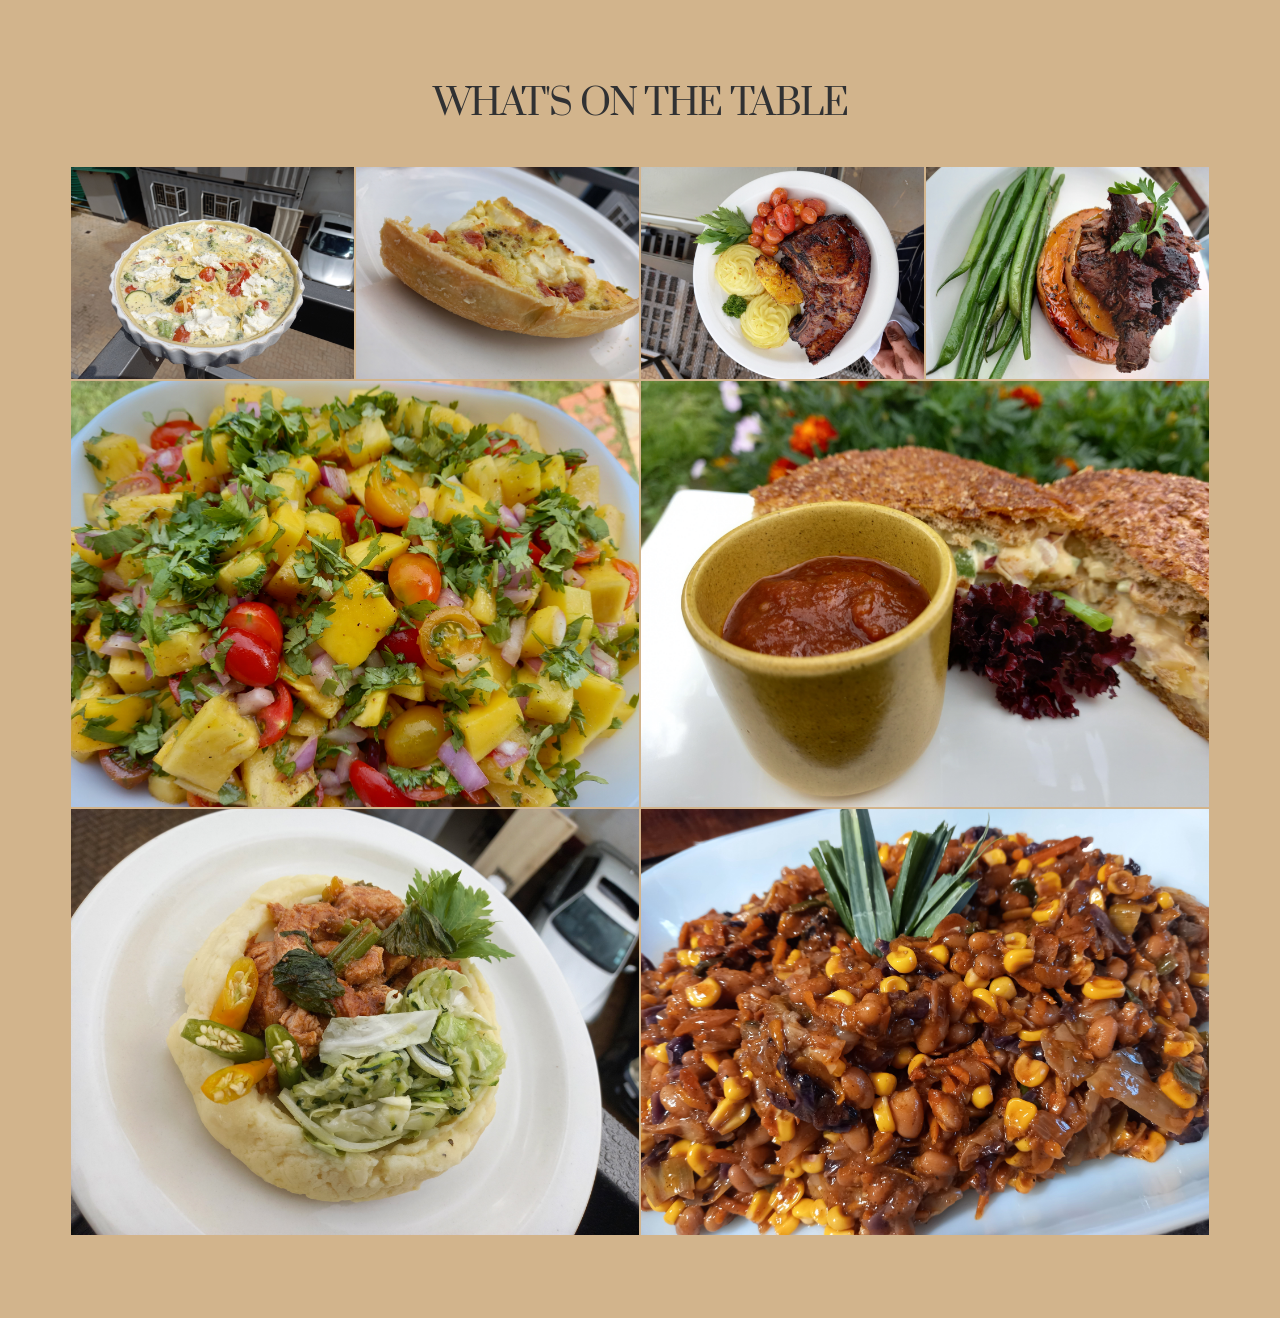
<file: images.html>
<!DOCTYPE html>
<html class="no-js" lang="en">
  <head>
    <meta charset="utf-8" />
    <meta name="viewport" content="width=device-width, initial-scale=1" />
    <meta name="description" content="Chef Rumbie Food Images" />
    <meta name="author" content="" />
    <title>images</title>
    <link rel="shortcut icon" href="./favicon.svg" type="image/svg+xml" />

    <link rel="stylesheet" href="css/elegant-font-icons.css" />

    <link rel="stylesheet" href="css/elegant-line-icons.css" />

    <link rel="stylesheet" href="css/themify-icons.css" />

    <link rel="stylesheet" href="css/barber-icons.css" />

    <link rel="stylesheet" href="css/bootstrap.min.css" />

    <link rel="stylesheet" href="css/animate.min.css" />

    <link rel="stylesheet" href="css/venobox/venobox.css" />

    <link rel="stylesheet" href="css/nice-select.css" />

    <link rel="stylesheet" href="css/owl.carousel.css" />

    <link rel="stylesheet" href="css/slicknav.min.css" />

    <link rel="stylesheet" href="css/main.css" />

    <link rel="stylesheet" href="css/responsive.css" />
    <script src="js/vendor/modernizr-2.8.3-respond-1.4.2.min.js"></script>
  </head>

  <body>
    <section id="gallery" class="gallery_section bg-grey bd-bottom padding">
      <div class="container">
        <ul class="gallery_filter mb-30">
          <li class="active" data-filter="*">
            <h2 color="white">What'S on the Table</h2>
          </li>
          <!--
          <li data-filter=".branding">Haircut</li>
          <li data-filter=".website">Face Masking</li>
          <li data-filter=".print">Shaving</li>
          <li data-filter=".photo">Meaty Mains</li>
          -->
        </ul>
        <ul class="portfolio_items row">
          <li class="col-lg-3 col-md-6 padding-15 single_item photo">
            <figure class="portfolio_item">
              <img src="assets/images/gallery/2.jpg" alt="Portfolio Item" />
              <figcaption class="overlay">
                <a href="assets/images/gallery/2.jpg" class="img_popup"></a>
              </figcaption>
            </figure>
          </li>
          <li class="col-lg-3 col-md-6 padding-15 single_item print branding">
            <figure class="portfolio_item">
              <img src="assets/images/gallery/3.jpg" alt="Portfolio Item" />
              <figcaption class="overlay">
                <a href="iassets/images/gallery/3.jpg" class="img_popup"></a>
              </figcaption>
            </figure>
          </li>
          <li class="col-lg-3 col-md-6 padding-15 single_item website photo">
            <figure class="portfolio_item">
              <img src="assets/images/gallery/4.jpg" alt="Portfolio Item" />
              <figcaption class="overlay">
                <a href="assets/images/gallery/4.jpg" class="img_popup"></a>
              </figcaption>
            </figure>
          </li>
          <li class="col-lg-3 col-md-6 padding-15 single_item print photo">
            <figure class="portfolio_item">
              <img src="assets/images/gallery/5.jpg" alt="Portfolio Item" />
              <figcaption class="overlay">
                <a href="assets/images/gallery/5.jpg" class="img_popup"></a>
              </figcaption>
            </figure>
          </li>
          <li class="col-lg-6 col-md-6 padding-15 single_item branding">
            <figure class="portfolio_item">
              <img src="assets/images/gallery/1.jpg" alt="Portfolio Item" />
              <figcaption class="overlay">
                <a href="assets/images/gallery/1.jpg" class="img_popup"></a>
              </figcaption>
            </figure>
          </li>
          <!--
          <li class="col-lg-6 col-md-6 padding-15 single_item branding website">
            <figure class="portfolio_item">
              <img src="assets/images/gallery/6.jpg" alt="Portfolio Item" />
              <figcaption class="overlay">
                <a href="assets/images/gallery/6.jpg" class="img_popup"></a>
              </figcaption>
            </figure>
          </li>
        -->
          <li class="col-lg-6 col-md-6 padding-15 single_item branding website">
            <figure class="portfolio_item">
              <img src="assets/images/gallery/8.jpg" alt="Portfolio Item" />
              <figcaption class="overlay">
                <a href="assets/images/gallery/8.jpg" class="img_popup"></a>
              </figcaption>
            </figure>
          </li>
          <li class="col-lg-6 col-md-6 padding-15 single_item branding website">
            <figure class="portfolio_item">
              <img src="assets/images/gallery/9.jpg" alt="Portfolio Item" />
              <figcaption class="overlay">
                <a href="assets/images/gallery/9.jpg" class="img_popup"></a>
              </figcaption>
            </figure>
          </li>
          <li class="col-lg-6 col-md-6 padding-15 single_item branding website">
            <figure class="portfolio_item">
              <img src="assets/images/gallery/10.jpg" alt="Portfolio Item" />
              <figcaption class="overlay">
                <a href="assets/images/gallery/10.jpg" class="img_popup"></a>
              </figcaption>
            </figure>
          </li>
          <!--
          <li class="col-lg-6 col-md-6 padding-15 single_item branding website">
            <figure class="portfolio_item">
              <img src="assets/images/gallery/11.jpg" alt="Portfolio Item" />
              <figcaption class="overlay">
                <a href="assets/images/gallery/11.jpg" class="img_popup"></a>
              </figcaption>
            </figure>
          </li>
          <li class="col-lg-6 col-md-6 padding-15 single_item branding website">
            <figure class="portfolio_item">
              <img src="assets/images/gallery/12.jpg" alt="Portfolio Item" />
              <figcaption class="overlay">
                <a href="assets/images/gallery/12.jpg" class="img_popup"></a>
              </figcaption>
            </figure>
          </li>
          <li class="col-lg-6 col-md-6 padding-15 single_item branding website">
            <figure class="portfolio_item">
              <img src="assets/images/gallery/13.jpg" alt="Portfolio Item" />
              <figcaption class="overlay">
                <a href="assets/images/gallery/13.jpg" class="img_popup"></a>
              </figcaption>
            </figure>
          </li>
        --></ul>
      </div>
    </section>

    <!--<a data-scroll href="#header" id="scroll-to-top"><i class="arrow_up"></i></a>-->

    <script src="js/vendor/jquery-1.12.4.min.js"></script>

    <script src="js/vendor/bootstrap.min.js"></script>

    <script src="js/vendor/imagesloaded.pkgd.min.js"></script>

    <script src="js/vendor/owl.carousel.min.js"></script>

    <script src="js/vendor/jquery.isotope.v3.0.2.js"></script>

    <script src="js/vendor/smooth-scroll.min.js"></script>

    <script src="js/vendor/venobox.min.js"></script>

    <script src="js/vendor/jquery.ajaxchimp.min.js"></script>

    <script src="js/vendor/jquery.slicknav.min.js"></script>

    <script src="js/vendor/jquery.nice-select.min.js"></script>

    <script src="js/vendor/jquery.mb.YTPlayer.min.js"></script>

    <script src="js/vendor/wow.min.js"></script>

    <script src="js/contact.js"></script>

    <script src="js/appointment.js"></script>

    <script src="js/main.js"></script>
  </body>
</html>
</file>
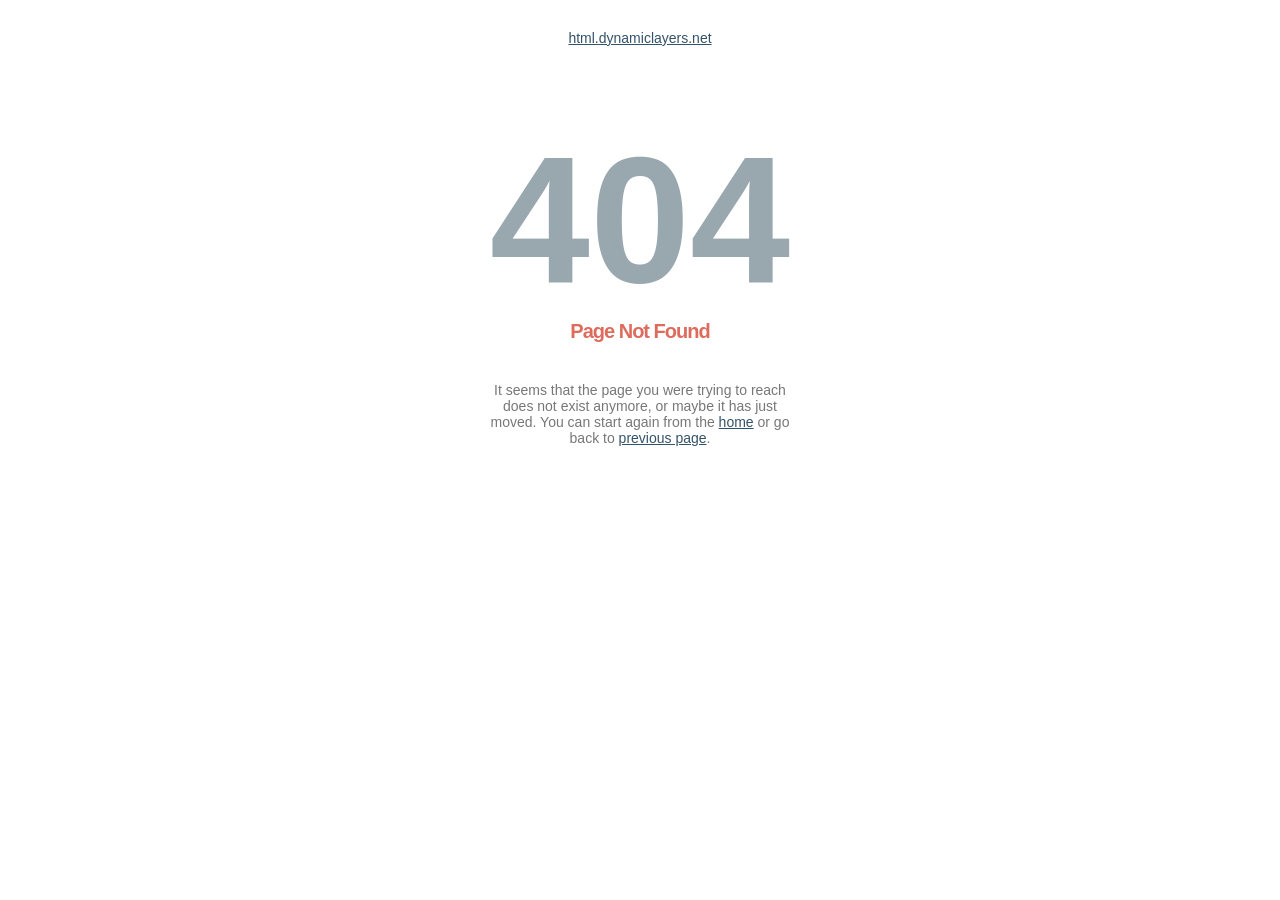
<file: css/owl.video.play.html>
<!DOCTYPE html PUBLIC "-//W3C//DTD XHTML 1.0 Strict//EN" "http://www.w3.org/TR/xhtml1/DTD/xhtml1-strict.dtd">
<html xmlns="http://www.w3.org/1999/xhtml" xml:lang="en" lang="en"><head>
<title>404 &mdash; Not Found</title>
<meta http-equiv="Content-Type" content="text/html; charset=UTF-8" />
<meta name="description" content="Sorry, page not found" />
<style type="text/css">
        body {font-size:14px; color:#777777; font-family:arial; text-align:center;}
        h1 {font-size:180px; color:#99A7AF; margin: 70px 0 0 0;}
        h2 {color: #DE6C5D; font-family: arial; font-size: 20px; font-weight: bold; letter-spacing: -1px; margin: -3px 0 39px;}
        p {width:320px; text-align:center; margin-left:auto;margin-right:auto; margin-top: 30px }
        div {width:320px; text-align:center; margin-left:auto;margin-right:auto;}
        a:link {color: #34536A;}
        a:visited {color: #34536A;}
        a:active {color: #34536A;}
        a:hover {color: #34536A;}
    </style>
</head>
<body>
<p><a href="https://html.dynamiclayers.net/">html.dynamiclayers.net</a></p>
<h1>404</h1>
<h2>Page Not Found</h2>
<div>
It seems that the page you were trying to reach does not exist anymore, or maybe it has just moved.
You can start again from the <a href="https://html.dynamiclayers.net/">home</a> or go back to <a href="javascript:%20history.go(-1)">previous page</a>.
</div>
</body>
</html>
</file>
<file: css/elegant-font-icons.css>
@font-face{font-family:eleganticons;src:url(../fonts/ElegantIcons.eot);src:url(../fonts/ElegantIconsd41d.eot?#iefix) format('embedded-opentype'),url(../fonts/ElegantIcons.woff) format('woff'),url(../fonts/ElegantIcons.ttf) format('truetype'),url(../fonts/ElegantIcons.svg#ElegantIcons) format('svg');font-weight:400;font-style:normal}[data-icon]:before{font-family:eleganticons;content:attr(data-icon);speak:none;font-weight:400;font-variant:normal;text-transform:none;line-height:1;-webkit-font-smoothing:antialiased;-moz-osx-font-smoothing:grayscale}.arrow_up,.arrow_down,.arrow_left,.arrow_right,.arrow_left-up,.arrow_right-up,.arrow_right-down,.arrow_left-down,.arrow-up-down,.arrow_up-down_alt,.arrow_left-right_alt,.arrow_left-right,.arrow_expand_alt2,.arrow_expand_alt,.arrow_condense,.arrow_expand,.arrow_move,.arrow_carrot-up,.arrow_carrot-down,.arrow_carrot-left,.arrow_carrot-right,.arrow_carrot-2up,.arrow_carrot-2down,.arrow_carrot-2left,.arrow_carrot-2right,.arrow_carrot-up_alt2,.arrow_carrot-down_alt2,.arrow_carrot-left_alt2,.arrow_carrot-right_alt2,.arrow_carrot-2up_alt2,.arrow_carrot-2down_alt2,.arrow_carrot-2left_alt2,.arrow_carrot-2right_alt2,.arrow_triangle-up,.arrow_triangle-down,.arrow_triangle-left,.arrow_triangle-right,.arrow_triangle-up_alt2,.arrow_triangle-down_alt2,.arrow_triangle-left_alt2,.arrow_triangle-right_alt2,.arrow_back,.icon_minus-06,.icon_plus,.icon_close,.icon_check,.icon_minus_alt2,.icon_plus_alt2,.icon_close_alt2,.icon_check_alt2,.icon_zoom-out_alt,.icon_zoom-in_alt,.icon_search,.icon_box-empty,.icon_box-selected,.icon_minus-box,.icon_plus-box,.icon_box-checked,.icon_circle-empty,.icon_circle-slelected,.icon_stop_alt2,.icon_stop,.icon_pause_alt2,.icon_pause,.icon_menu,.icon_menu-square_alt2,.icon_menu-circle_alt2,.icon_ul,.icon_ol,.icon_adjust-horiz,.icon_adjust-vert,.icon_document_alt,.icon_documents_alt,.icon_pencil,.icon_pencil-edit_alt,.icon_pencil-edit,.icon_folder-alt,.icon_folder-open_alt,.icon_folder-add_alt,.icon_info_alt,.icon_error-oct_alt,.icon_error-circle_alt,.icon_error-triangle_alt,.icon_question_alt2,.icon_question,.icon_comment_alt,.icon_chat_alt,.icon_vol-mute_alt,.icon_volume-low_alt,.icon_volume-high_alt,.icon_quotations,.icon_quotations_alt2,.icon_clock_alt,.icon_lock_alt,.icon_lock-open_alt,.icon_key_alt,.icon_cloud_alt,.icon_cloud-upload_alt,.icon_cloud-download_alt,.icon_image,.icon_images,.icon_lightbulb_alt,.icon_gift_alt,.icon_house_alt,.icon_genius,.icon_mobile,.icon_tablet,.icon_laptop,.icon_desktop,.icon_camera_alt,.icon_mail_alt,.icon_cone_alt,.icon_ribbon_alt,.icon_bag_alt,.icon_creditcard,.icon_cart_alt,.icon_paperclip,.icon_tag_alt,.icon_tags_alt,.icon_trash_alt,.icon_cursor_alt,.icon_mic_alt,.icon_compass_alt,.icon_pin_alt,.icon_pushpin_alt,.icon_map_alt,.icon_drawer_alt,.icon_toolbox_alt,.icon_book_alt,.icon_calendar,.icon_film,.icon_table,.icon_contacts_alt,.icon_headphones,.icon_lifesaver,.icon_piechart,.icon_refresh,.icon_link_alt,.icon_link,.icon_loading,.icon_blocked,.icon_archive_alt,.icon_heart_alt,.icon_star_alt,.icon_star-half_alt,.icon_star,.icon_star-half,.icon_tools,.icon_tool,.icon_cog,.icon_cogs,.arrow_up_alt,.arrow_down_alt,.arrow_left_alt,.arrow_right_alt,.arrow_left-up_alt,.arrow_right-up_alt,.arrow_right-down_alt,.arrow_left-down_alt,.arrow_condense_alt,.arrow_expand_alt3,.arrow_carrot_up_alt,.arrow_carrot-down_alt,.arrow_carrot-left_alt,.arrow_carrot-right_alt,.arrow_carrot-2up_alt,.arrow_carrot-2dwnn_alt,.arrow_carrot-2left_alt,.arrow_carrot-2right_alt,.arrow_triangle-up_alt,.arrow_triangle-down_alt,.arrow_triangle-left_alt,.arrow_triangle-right_alt,.icon_minus_alt,.icon_plus_alt,.icon_close_alt,.icon_check_alt,.icon_zoom-out,.icon_zoom-in,.icon_stop_alt,.icon_menu-square_alt,.icon_menu-circle_alt,.icon_document,.icon_documents,.icon_pencil_alt,.icon_folder,.icon_folder-open,.icon_folder-add,.icon_folder_upload,.icon_folder_download,.icon_info,.icon_error-circle,.icon_error-oct,.icon_error-triangle,.icon_question_alt,.icon_comment,.icon_chat,.icon_vol-mute,.icon_volume-low,.icon_volume-high,.icon_quotations_alt,.icon_clock,.icon_lock,.icon_lock-open,.icon_key,.icon_cloud,.icon_cloud-upload,.icon_cloud-download,.icon_lightbulb,.icon_gift,.icon_house,.icon_camera,.icon_mail,.icon_cone,.icon_ribbon,.icon_bag,.icon_cart,.icon_tag,.icon_tags,.icon_trash,.icon_cursor,.icon_mic,.icon_compass,.icon_pin,.icon_pushpin,.icon_map,.icon_drawer,.icon_toolbox,.icon_book,.icon_contacts,.icon_archive,.icon_heart,.icon_profile,.icon_group,.icon_grid-2x2,.icon_grid-3x3,.icon_music,.icon_pause_alt,.icon_phone,.icon_upload,.icon_download,.social_facebook,.social_twitter,.social_pinterest,.social_googleplus,.social_tumblr,.social_tumbleupon,.social_wordpress,.social_instagram,.social_dribbble,.social_vimeo,.social_linkedin,.social_rss,.social_deviantart,.social_share,.social_myspace,.social_skype,.social_youtube,.social_picassa,.social_googledrive,.social_flickr,.social_blogger,.social_spotify,.social_delicious,.social_facebook_circle,.social_twitter_circle,.social_pinterest_circle,.social_googleplus_circle,.social_tumblr_circle,.social_stumbleupon_circle,.social_wordpress_circle,.social_instagram_circle,.social_dribbble_circle,.social_vimeo_circle,.social_linkedin_circle,.social_rss_circle,.social_deviantart_circle,.social_share_circle,.social_myspace_circle,.social_skype_circle,.social_youtube_circle,.social_picassa_circle,.social_googledrive_alt2,.social_flickr_circle,.social_blogger_circle,.social_spotify_circle,.social_delicious_circle,.social_facebook_square,.social_twitter_square,.social_pinterest_square,.social_googleplus_square,.social_tumblr_square,.social_stumbleupon_square,.social_wordpress_square,.social_instagram_square,.social_dribbble_square,.social_vimeo_square,.social_linkedin_square,.social_rss_square,.social_deviantart_square,.social_share_square,.social_myspace_square,.social_skype_square,.social_youtube_square,.social_picassa_square,.social_googledrive_square,.social_flickr_square,.social_blogger_square,.social_spotify_square,.social_delicious_square,.icon_printer,.icon_calulator,.icon_building,.icon_floppy,.icon_drive,.icon_search-2,.icon_id,.icon_id-2,.icon_puzzle,.icon_like,.icon_dislike,.icon_mug,.icon_currency,.icon_wallet,.icon_pens,.icon_easel,.icon_flowchart,.icon_datareport,.icon_briefcase,.icon_shield,.icon_percent,.icon_globe,.icon_globe-2,.icon_target,.icon_hourglass,.icon_balance,.icon_rook,.icon_printer-alt,.icon_calculator_alt,.icon_building_alt,.icon_floppy_alt,.icon_drive_alt,.icon_search_alt,.icon_id_alt,.icon_id-2_alt,.icon_puzzle_alt,.icon_like_alt,.icon_dislike_alt,.icon_mug_alt,.icon_currency_alt,.icon_wallet_alt,.icon_pens_alt,.icon_easel_alt,.icon_flowchart_alt,.icon_datareport_alt,.icon_briefcase_alt,.icon_shield_alt,.icon_percent_alt,.icon_globe_alt,.icon_clipboard{font-family:eleganticons;speak:none;font-style:normal;font-weight:400;font-variant:normal;text-transform:none;line-height:1;-webkit-font-smoothing:antialiased}.arrow_up:before{content:"\21"}.arrow_down:before{content:"\22"}.arrow_left:before{content:"\23"}.arrow_right:before{content:"\24"}.arrow_left-up:before{content:"\25"}.arrow_right-up:before{content:"\26"}.arrow_right-down:before{content:"\27"}.arrow_left-down:before{content:"\28"}.arrow-up-down:before{content:"\29"}.arrow_up-down_alt:before{content:"\2a"}.arrow_left-right_alt:before{content:"\2b"}.arrow_left-right:before{content:"\2c"}.arrow_expand_alt2:before{content:"\2d"}.arrow_expand_alt:before{content:"\2e"}.arrow_condense:before{content:"\2f"}.arrow_expand:before{content:"\30"}.arrow_move:before{content:"\31"}.arrow_carrot-up:before{content:"\32"}.arrow_carrot-down:before{content:"\33"}.arrow_carrot-left:before{content:"\34"}.arrow_carrot-right:before{content:"\35"}.arrow_carrot-2up:before{content:"\36"}.arrow_carrot-2down:before{content:"\37"}.arrow_carrot-2left:before{content:"\38"}.arrow_carrot-2right:before{content:"\39"}.arrow_carrot-up_alt2:before{content:"\3a"}.arrow_carrot-down_alt2:before{content:"\3b"}.arrow_carrot-left_alt2:before{content:"\3c"}.arrow_carrot-right_alt2:before{content:"\3d"}.arrow_carrot-2up_alt2:before{content:"\3e"}.arrow_carrot-2down_alt2:before{content:"\3f"}.arrow_carrot-2left_alt2:before{content:"\40"}.arrow_carrot-2right_alt2:before{content:"\41"}.arrow_triangle-up:before{content:"\42"}.arrow_triangle-down:before{content:"\43"}.arrow_triangle-left:before{content:"\44"}.arrow_triangle-right:before{content:"\45"}.arrow_triangle-up_alt2:before{content:"\46"}.arrow_triangle-down_alt2:before{content:"\47"}.arrow_triangle-left_alt2:before{content:"\48"}.arrow_triangle-right_alt2:before{content:"\49"}.arrow_back:before{content:"\4a"}.icon_minus-06:before{content:"\4b"}.icon_plus:before{content:"\4c"}.icon_close:before{content:"\4d"}.icon_check:before{content:"\4e"}.icon_minus_alt2:before{content:"\4f"}.icon_plus_alt2:before{content:"\50"}.icon_close_alt2:before{content:"\51"}.icon_check_alt2:before{content:"\52"}.icon_zoom-out_alt:before{content:"\53"}.icon_zoom-in_alt:before{content:"\54"}.icon_search:before{content:"\55"}.icon_box-empty:before{content:"\56"}.icon_box-selected:before{content:"\57"}.icon_minus-box:before{content:"\58"}.icon_plus-box:before{content:"\59"}.icon_box-checked:before{content:"\5a"}.icon_circle-empty:before{content:"\5b"}.icon_circle-slelected:before{content:"\5c"}.icon_stop_alt2:before{content:"\5d"}.icon_stop:before{content:"\5e"}.icon_pause_alt2:before{content:"\5f"}.icon_pause:before{content:"\60"}.icon_menu:before{content:"\61"}.icon_menu-square_alt2:before{content:"\62"}.icon_menu-circle_alt2:before{content:"\63"}.icon_ul:before{content:"\64"}.icon_ol:before{content:"\65"}.icon_adjust-horiz:before{content:"\66"}.icon_adjust-vert:before{content:"\67"}.icon_document_alt:before{content:"\68"}.icon_documents_alt:before{content:"\69"}.icon_pencil:before{content:"\6a"}.icon_pencil-edit_alt:before{content:"\6b"}.icon_pencil-edit:before{content:"\6c"}.icon_folder-alt:before{content:"\6d"}.icon_folder-open_alt:before{content:"\6e"}.icon_folder-add_alt:before{content:"\6f"}.icon_info_alt:before{content:"\70"}.icon_error-oct_alt:before{content:"\71"}.icon_error-circle_alt:before{content:"\72"}.icon_error-triangle_alt:before{content:"\73"}.icon_question_alt2:before{content:"\74"}.icon_question:before{content:"\75"}.icon_comment_alt:before{content:"\76"}.icon_chat_alt:before{content:"\77"}.icon_vol-mute_alt:before{content:"\78"}.icon_volume-low_alt:before{content:"\79"}.icon_volume-high_alt:before{content:"\7a"}.icon_quotations:before{content:"\7b"}.icon_quotations_alt2:before{content:"\7c"}.icon_clock_alt:before{content:"\7d"}.icon_lock_alt:before{content:"\7e"}.icon_lock-open_alt:before{content:"\e000"}.icon_key_alt:before{content:"\e001"}.icon_cloud_alt:before{content:"\e002"}.icon_cloud-upload_alt:before{content:"\e003"}.icon_cloud-download_alt:before{content:"\e004"}.icon_image:before{content:"\e005"}.icon_images:before{content:"\e006"}.icon_lightbulb_alt:before{content:"\e007"}.icon_gift_alt:before{content:"\e008"}.icon_house_alt:before{content:"\e009"}.icon_genius:before{content:"\e00a"}.icon_mobile:before{content:"\e00b"}.icon_tablet:before{content:"\e00c"}.icon_laptop:before{content:"\e00d"}.icon_desktop:before{content:"\e00e"}.icon_camera_alt:before{content:"\e00f"}.icon_mail_alt:before{content:"\e010"}.icon_cone_alt:before{content:"\e011"}.icon_ribbon_alt:before{content:"\e012"}.icon_bag_alt:before{content:"\e013"}.icon_creditcard:before{content:"\e014"}.icon_cart_alt:before{content:"\e015"}.icon_paperclip:before{content:"\e016"}.icon_tag_alt:before{content:"\e017"}.icon_tags_alt:before{content:"\e018"}.icon_trash_alt:before{content:"\e019"}.icon_cursor_alt:before{content:"\e01a"}.icon_mic_alt:before{content:"\e01b"}.icon_compass_alt:before{content:"\e01c"}.icon_pin_alt:before{content:"\e01d"}.icon_pushpin_alt:before{content:"\e01e"}.icon_map_alt:before{content:"\e01f"}.icon_drawer_alt:before{content:"\e020"}.icon_toolbox_alt:before{content:"\e021"}.icon_book_alt:before{content:"\e022"}.icon_calendar:before{content:"\e023"}.icon_film:before{content:"\e024"}.icon_table:before{content:"\e025"}.icon_contacts_alt:before{content:"\e026"}.icon_headphones:before{content:"\e027"}.icon_lifesaver:before{content:"\e028"}.icon_piechart:before{content:"\e029"}.icon_refresh:before{content:"\e02a"}.icon_link_alt:before{content:"\e02b"}.icon_link:before{content:"\e02c"}.icon_loading:before{content:"\e02d"}.icon_blocked:before{content:"\e02e"}.icon_archive_alt:before{content:"\e02f"}.icon_heart_alt:before{content:"\e030"}.icon_star_alt:before{content:"\e031"}.icon_star-half_alt:before{content:"\e032"}.icon_star:before{content:"\e033"}.icon_star-half:before{content:"\e034"}.icon_tools:before{content:"\e035"}.icon_tool:before{content:"\e036"}.icon_cog:before{content:"\e037"}.icon_cogs:before{content:"\e038"}.arrow_up_alt:before{content:"\e039"}.arrow_down_alt:before{content:"\e03a"}.arrow_left_alt:before{content:"\e03b"}.arrow_right_alt:before{content:"\e03c"}.arrow_left-up_alt:before{content:"\e03d"}.arrow_right-up_alt:before{content:"\e03e"}.arrow_right-down_alt:before{content:"\e03f"}.arrow_left-down_alt:before{content:"\e040"}.arrow_condense_alt:before{content:"\e041"}.arrow_expand_alt3:before{content:"\e042"}.arrow_carrot_up_alt:before{content:"\e043"}.arrow_carrot-down_alt:before{content:"\e044"}.arrow_carrot-left_alt:before{content:"\e045"}.arrow_carrot-right_alt:before{content:"\e046"}.arrow_carrot-2up_alt:before{content:"\e047"}.arrow_carrot-2dwnn_alt:before{content:"\e048"}.arrow_carrot-2left_alt:before{content:"\e049"}.arrow_carrot-2right_alt:before{content:"\e04a"}.arrow_triangle-up_alt:before{content:"\e04b"}.arrow_triangle-down_alt:before{content:"\e04c"}.arrow_triangle-left_alt:before{content:"\e04d"}.arrow_triangle-right_alt:before{content:"\e04e"}.icon_minus_alt:before{content:"\e04f"}.icon_plus_alt:before{content:"\e050"}.icon_close_alt:before{content:"\e051"}.icon_check_alt:before{content:"\e052"}.icon_zoom-out:before{content:"\e053"}.icon_zoom-in:before{content:"\e054"}.icon_stop_alt:before{content:"\e055"}.icon_menu-square_alt:before{content:"\e056"}.icon_menu-circle_alt:before{content:"\e057"}.icon_document:before{content:"\e058"}.icon_documents:before{content:"\e059"}.icon_pencil_alt:before{content:"\e05a"}.icon_folder:before{content:"\e05b"}.icon_folder-open:before{content:"\e05c"}.icon_folder-add:before{content:"\e05d"}.icon_folder_upload:before{content:"\e05e"}.icon_folder_download:before{content:"\e05f"}.icon_info:before{content:"\e060"}.icon_error-circle:before{content:"\e061"}.icon_error-oct:before{content:"\e062"}.icon_error-triangle:before{content:"\e063"}.icon_question_alt:before{content:"\e064"}.icon_comment:before{content:"\e065"}.icon_chat:before{content:"\e066"}.icon_vol-mute:before{content:"\e067"}.icon_volume-low:before{content:"\e068"}.icon_volume-high:before{content:"\e069"}.icon_quotations_alt:before{content:"\e06a"}.icon_clock:before{content:"\e06b"}.icon_lock:before{content:"\e06c"}.icon_lock-open:before{content:"\e06d"}.icon_key:before{content:"\e06e"}.icon_cloud:before{content:"\e06f"}.icon_cloud-upload:before{content:"\e070"}.icon_cloud-download:before{content:"\e071"}.icon_lightbulb:before{content:"\e072"}.icon_gift:before{content:"\e073"}.icon_house:before{content:"\e074"}.icon_camera:before{content:"\e075"}.icon_mail:before{content:"\e076"}.icon_cone:before{content:"\e077"}.icon_ribbon:before{content:"\e078"}.icon_bag:before{content:"\e079"}.icon_cart:before{content:"\e07a"}.icon_tag:before{content:"\e07b"}.icon_tags:before{content:"\e07c"}.icon_trash:before{content:"\e07d"}.icon_cursor:before{content:"\e07e"}.icon_mic:before{content:"\e07f"}.icon_compass:before{content:"\e080"}.icon_pin:before{content:"\e081"}.icon_pushpin:before{content:"\e082"}.icon_map:before{content:"\e083"}.icon_drawer:before{content:"\e084"}.icon_toolbox:before{content:"\e085"}.icon_book:before{content:"\e086"}.icon_contacts:before{content:"\e087"}.icon_archive:before{content:"\e088"}.icon_heart:before{content:"\e089"}.icon_profile:before{content:"\e08a"}.icon_group:before{content:"\e08b"}.icon_grid-2x2:before{content:"\e08c"}.icon_grid-3x3:before{content:"\e08d"}.icon_music:before{content:"\e08e"}.icon_pause_alt:before{content:"\e08f"}.icon_phone:before{content:"\e090"}.icon_upload:before{content:"\e091"}.icon_download:before{content:"\e092"}.social_facebook:before{content:"\e093"}.social_twitter:before{content:"\e094"}.social_pinterest:before{content:"\e095"}.social_googleplus:before{content:"\e096"}.social_tumblr:before{content:"\e097"}.social_tumbleupon:before{content:"\e098"}.social_wordpress:before{content:"\e099"}.social_instagram:before{content:"\e09a"}.social_dribbble:before{content:"\e09b"}.social_vimeo:before{content:"\e09c"}.social_linkedin:before{content:"\e09d"}.social_rss:before{content:"\e09e"}.social_deviantart:before{content:"\e09f"}.social_share:before{content:"\e0a0"}.social_myspace:before{content:"\e0a1"}.social_skype:before{content:"\e0a2"}.social_youtube:before{content:"\e0a3"}.social_picassa:before{content:"\e0a4"}.social_googledrive:before{content:"\e0a5"}.social_flickr:before{content:"\e0a6"}.social_blogger:before{content:"\e0a7"}.social_spotify:before{content:"\e0a8"}.social_delicious:before{content:"\e0a9"}.social_facebook_circle:before{content:"\e0aa"}.social_twitter_circle:before{content:"\e0ab"}.social_pinterest_circle:before{content:"\e0ac"}.social_googleplus_circle:before{content:"\e0ad"}.social_tumblr_circle:before{content:"\e0ae"}.social_stumbleupon_circle:before{content:"\e0af"}.social_wordpress_circle:before{content:"\e0b0"}.social_instagram_circle:before{content:"\e0b1"}.social_dribbble_circle:before{content:"\e0b2"}.social_vimeo_circle:before{content:"\e0b3"}.social_linkedin_circle:before{content:"\e0b4"}.social_rss_circle:before{content:"\e0b5"}.social_deviantart_circle:before{content:"\e0b6"}.social_share_circle:before{content:"\e0b7"}.social_myspace_circle:before{content:"\e0b8"}.social_skype_circle:before{content:"\e0b9"}.social_youtube_circle:before{content:"\e0ba"}.social_picassa_circle:before{content:"\e0bb"}.social_googledrive_alt2:before{content:"\e0bc"}.social_flickr_circle:before{content:"\e0bd"}.social_blogger_circle:before{content:"\e0be"}.social_spotify_circle:before{content:"\e0bf"}.social_delicious_circle:before{content:"\e0c0"}.social_facebook_square:before{content:"\e0c1"}.social_twitter_square:before{content:"\e0c2"}.social_pinterest_square:before{content:"\e0c3"}.social_googleplus_square:before{content:"\e0c4"}.social_tumblr_square:before{content:"\e0c5"}.social_stumbleupon_square:before{content:"\e0c6"}.social_wordpress_square:before{content:"\e0c7"}.social_instagram_square:before{content:"\e0c8"}.social_dribbble_square:before{content:"\e0c9"}.social_vimeo_square:before{content:"\e0ca"}.social_linkedin_square:before{content:"\e0cb"}.social_rss_square:before{content:"\e0cc"}.social_deviantart_square:before{content:"\e0cd"}.social_share_square:before{content:"\e0ce"}.social_myspace_square:before{content:"\e0cf"}.social_skype_square:before{content:"\e0d0"}.social_youtube_square:before{content:"\e0d1"}.social_picassa_square:before{content:"\e0d2"}.social_googledrive_square:before{content:"\e0d3"}.social_flickr_square:before{content:"\e0d4"}.social_blogger_square:before{content:"\e0d5"}.social_spotify_square:before{content:"\e0d6"}.social_delicious_square:before{content:"\e0d7"}.icon_printer:before{content:"\e103"}.icon_calulator:before{content:"\e0ee"}.icon_building:before{content:"\e0ef"}.icon_floppy:before{content:"\e0e8"}.icon_drive:before{content:"\e0ea"}.icon_search-2:before{content:"\e101"}.icon_id:before{content:"\e107"}.icon_id-2:before{content:"\e108"}.icon_puzzle:before{content:"\e102"}.icon_like:before{content:"\e106"}.icon_dislike:before{content:"\e0eb"}.icon_mug:before{content:"\e105"}.icon_currency:before{content:"\e0ed"}.icon_wallet:before{content:"\e100"}.icon_pens:before{content:"\e104"}.icon_easel:before{content:"\e0e9"}.icon_flowchart:before{content:"\e109"}.icon_datareport:before{content:"\e0ec"}.icon_briefcase:before{content:"\e0fe"}.icon_shield:before{content:"\e0f6"}.icon_percent:before{content:"\e0fb"}.icon_globe:before{content:"\e0e2"}.icon_globe-2:before{content:"\e0e3"}.icon_target:before{content:"\e0f5"}.icon_hourglass:before{content:"\e0e1"}.icon_balance:before{content:"\e0ff"}.icon_rook:before{content:"\e0f8"}.icon_printer-alt:before{content:"\e0fa"}.icon_calculator_alt:before{content:"\e0e7"}.icon_building_alt:before{content:"\e0fd"}.icon_floppy_alt:before{content:"\e0e4"}.icon_drive_alt:before{content:"\e0e5"}.icon_search_alt:before{content:"\e0f7"}.icon_id_alt:before{content:"\e0e0"}.icon_id-2_alt:before{content:"\e0fc"}.icon_puzzle_alt:before{content:"\e0f9"}.icon_like_alt:before{content:"\e0dd"}.icon_dislike_alt:before{content:"\e0f1"}.icon_mug_alt:before{content:"\e0dc"}.icon_currency_alt:before{content:"\e0f3"}.icon_wallet_alt:before{content:"\e0d8"}.icon_pens_alt:before{content:"\e0db"}.icon_easel_alt:before{content:"\e0f0"}.icon_flowchart_alt:before{content:"\e0df"}.icon_datareport_alt:before{content:"\e0f2"}.icon_briefcase_alt:before{content:"\e0f4"}.icon_shield_alt:before{content:"\e0d9"}.icon_percent_alt:before{content:"\e0da"}.icon_globe_alt:before{content:"\e0de"}.icon_clipboard:before{content:"\e0e6"}.glyph{float:left;text-align:center;padding:.75em;margin:.4em 1.5em .75em 0;width:6em;text-shadow:none}.glyph_big{font-size:128px;color:#59c5dc;float:left;margin-right:20px}.glyph div{padding-bottom:10px}.glyph input{font-family:consolas,monospace;font-size:12px;width:100%;text-align:center;border:0;box-shadow:0 0 0 1px #ccc;padding:.2em;-moz-border-radius:5px;-webkit-border-radius:5px}.centered{margin-left:auto;margin-right:auto}.glyph .fs1{font-size:2em}
</file>
<file: css/elegant-line-icons.css>
@font-face{font-family:et-line;src:url(../fonts/et-line.eot);src:url(../fonts/et-lined41d.eot?#iefix) format('embedded-opentype'),url(../fonts/et-line.woff) format('woff'),url(../fonts/et-line.ttf) format('truetype'),url(../fonts/et-line.svg#et-line) format('svg');font-weight:400;font-style:normal}[data-icon]:before{font-family:et-line;content:attr(data-icon);speak:none;font-weight:400;font-variant:normal;text-transform:none;line-height:1;-webkit-font-smoothing:antialiased;-moz-osx-font-smoothing:grayscale;display:inline-block}.icon-mobile,.icon-laptop,.icon-desktop,.icon-tablet,.icon-phone,.icon-document,.icon-documents,.icon-search,.icon-clipboard,.icon-newspaper,.icon-notebook,.icon-book-open,.icon-browser,.icon-calendar,.icon-presentation,.icon-picture,.icon-pictures,.icon-video,.icon-camera,.icon-printer,.icon-toolbox,.icon-briefcase,.icon-wallet,.icon-gift,.icon-bargraph,.icon-grid,.icon-expand,.icon-focus,.icon-edit,.icon-adjustments,.icon-ribbon,.icon-hourglass,.icon-lock,.icon-megaphone,.icon-shield,.icon-trophy,.icon-flag,.icon-map,.icon-puzzle,.icon-basket,.icon-envelope,.icon-streetsign,.icon-telescope,.icon-gears,.icon-key,.icon-paperclip,.icon-attachment,.icon-pricetags,.icon-lightbulb,.icon-layers,.icon-pencil,.icon-tools,.icon-tools-2,.icon-scissors,.icon-paintbrush,.icon-magnifying-glass,.icon-circle-compass,.icon-linegraph,.icon-mic,.icon-strategy,.icon-beaker,.icon-caution,.icon-recycle,.icon-anchor,.icon-profile-male,.icon-profile-female,.icon-bike,.icon-wine,.icon-hotairballoon,.icon-globe,.icon-genius,.icon-map-pin,.icon-dial,.icon-chat,.icon-heart,.icon-cloud,.icon-upload,.icon-download,.icon-target,.icon-hazardous,.icon-piechart,.icon-speedometer,.icon-global,.icon-compass,.icon-lifesaver,.icon-clock,.icon-aperture,.icon-quote,.icon-scope,.icon-alarmclock,.icon-refresh,.icon-happy,.icon-sad,.icon-facebook,.icon-twitter,.icon-googleplus,.icon-rss,.icon-tumblr,.icon-linkedin,.icon-dribbble{font-family:et-line;speak:none;font-style:normal;font-weight:400;font-variant:normal;text-transform:none;line-height:1;-webkit-font-smoothing:antialiased;-moz-osx-font-smoothing:grayscale;display:inline-block}.icon-mobile:before{content:"\e000"}.icon-laptop:before{content:"\e001"}.icon-desktop:before{content:"\e002"}.icon-tablet:before{content:"\e003"}.icon-phone:before{content:"\e004"}.icon-document:before{content:"\e005"}.icon-documents:before{content:"\e006"}.icon-search:before{content:"\e007"}.icon-clipboard:before{content:"\e008"}.icon-newspaper:before{content:"\e009"}.icon-notebook:before{content:"\e00a"}.icon-book-open:before{content:"\e00b"}.icon-browser:before{content:"\e00c"}.icon-calendar:before{content:"\e00d"}.icon-presentation:before{content:"\e00e"}.icon-picture:before{content:"\e00f"}.icon-pictures:before{content:"\e010"}.icon-video:before{content:"\e011"}.icon-camera:before{content:"\e012"}.icon-printer:before{content:"\e013"}.icon-toolbox:before{content:"\e014"}.icon-briefcase:before{content:"\e015"}.icon-wallet:before{content:"\e016"}.icon-gift:before{content:"\e017"}.icon-bargraph:before{content:"\e018"}.icon-grid:before{content:"\e019"}.icon-expand:before{content:"\e01a"}.icon-focus:before{content:"\e01b"}.icon-edit:before{content:"\e01c"}.icon-adjustments:before{content:"\e01d"}.icon-ribbon:before{content:"\e01e"}.icon-hourglass:before{content:"\e01f"}.icon-lock:before{content:"\e020"}.icon-megaphone:before{content:"\e021"}.icon-shield:before{content:"\e022"}.icon-trophy:before{content:"\e023"}.icon-flag:before{content:"\e024"}.icon-map:before{content:"\e025"}.icon-puzzle:before{content:"\e026"}.icon-basket:before{content:"\e027"}.icon-envelope:before{content:"\e028"}.icon-streetsign:before{content:"\e029"}.icon-telescope:before{content:"\e02a"}.icon-gears:before{content:"\e02b"}.icon-key:before{content:"\e02c"}.icon-paperclip:before{content:"\e02d"}.icon-attachment:before{content:"\e02e"}.icon-pricetags:before{content:"\e02f"}.icon-lightbulb:before{content:"\e030"}.icon-layers:before{content:"\e031"}.icon-pencil:before{content:"\e032"}.icon-tools:before{content:"\e033"}.icon-tools-2:before{content:"\e034"}.icon-scissors:before{content:"\e035"}.icon-paintbrush:before{content:"\e036"}.icon-magnifying-glass:before{content:"\e037"}.icon-circle-compass:before{content:"\e038"}.icon-linegraph:before{content:"\e039"}.icon-mic:before{content:"\e03a"}.icon-strategy:before{content:"\e03b"}.icon-beaker:before{content:"\e03c"}.icon-caution:before{content:"\e03d"}.icon-recycle:before{content:"\e03e"}.icon-anchor:before{content:"\e03f"}.icon-profile-male:before{content:"\e040"}.icon-profile-female:before{content:"\e041"}.icon-bike:before{content:"\e042"}.icon-wine:before{content:"\e043"}.icon-hotairballoon:before{content:"\e044"}.icon-globe:before{content:"\e045"}.icon-genius:before{content:"\e046"}.icon-map-pin:before{content:"\e047"}.icon-dial:before{content:"\e048"}.icon-chat:before{content:"\e049"}.icon-heart:before{content:"\e04a"}.icon-cloud:before{content:"\e04b"}.icon-upload:before{content:"\e04c"}.icon-download:before{content:"\e04d"}.icon-target:before{content:"\e04e"}.icon-hazardous:before{content:"\e04f"}.icon-piechart:before{content:"\e050"}.icon-speedometer:before{content:"\e051"}.icon-global:before{content:"\e052"}.icon-compass:before{content:"\e053"}.icon-lifesaver:before{content:"\e054"}.icon-clock:before{content:"\e055"}.icon-aperture:before{content:"\e056"}.icon-quote:before{content:"\e057"}.icon-scope:before{content:"\e058"}.icon-alarmclock:before{content:"\e059"}.icon-refresh:before{content:"\e05a"}.icon-happy:before{content:"\e05b"}.icon-sad:before{content:"\e05c"}.icon-facebook:before{content:"\e05d"}.icon-twitter:before{content:"\e05e"}.icon-googleplus:before{content:"\e05f"}.icon-rss:before{content:"\e060"}.icon-tumblr:before{content:"\e061"}.icon-linkedin:before{content:"\e062"}.icon-dribbble:before{content:"\e063"}
</file>
<file: css/themify-icons.css>
@font-face{font-family:themify;src:url(../fonts/themify9f24.eot?-fvbane);src:url(../fonts/themifyd41d.eot?#iefix-fvbane) format('embedded-opentype'),url(../fonts/themify9f24.woff?-fvbane) format('woff'),url(../fonts/themify9f24.ttf?-fvbane) format('truetype'),url(../fonts/themify9f24.svg?-fvbane#themify) format('svg');font-weight:400;font-style:normal}[class*=" ti-"],[class^=ti-]{font-family:themify;speak:none;font-style:normal;font-weight:400;font-variant:normal;text-transform:none;line-height:1;-webkit-font-smoothing:antialiased;-moz-osx-font-smoothing:grayscale}.ti-wand:before{content:"\e600"}.ti-volume:before{content:"\e601"}.ti-user:before{content:"\e602"}.ti-unlock:before{content:"\e603"}.ti-unlink:before{content:"\e604"}.ti-trash:before{content:"\e605"}.ti-thought:before{content:"\e606"}.ti-target:before{content:"\e607"}.ti-tag:before{content:"\e608"}.ti-tablet:before{content:"\e609"}.ti-star:before{content:"\e60a"}.ti-spray:before{content:"\e60b"}.ti-signal:before{content:"\e60c"}.ti-shopping-cart:before{content:"\e60d"}.ti-shopping-cart-full:before{content:"\e60e"}.ti-settings:before{content:"\e60f"}.ti-search:before{content:"\e610"}.ti-zoom-in:before{content:"\e611"}.ti-zoom-out:before{content:"\e612"}.ti-cut:before{content:"\e613"}.ti-ruler:before{content:"\e614"}.ti-ruler-pencil:before{content:"\e615"}.ti-ruler-alt:before{content:"\e616"}.ti-bookmark:before{content:"\e617"}.ti-bookmark-alt:before{content:"\e618"}.ti-reload:before{content:"\e619"}.ti-plus:before{content:"\e61a"}.ti-pin:before{content:"\e61b"}.ti-pencil:before{content:"\e61c"}.ti-pencil-alt:before{content:"\e61d"}.ti-paint-roller:before{content:"\e61e"}.ti-paint-bucket:before{content:"\e61f"}.ti-na:before{content:"\e620"}.ti-mobile:before{content:"\e621"}.ti-minus:before{content:"\e622"}.ti-medall:before{content:"\e623"}.ti-medall-alt:before{content:"\e624"}.ti-marker:before{content:"\e625"}.ti-marker-alt:before{content:"\e626"}.ti-arrow-up:before{content:"\e627"}.ti-arrow-right:before{content:"\e628"}.ti-arrow-left:before{content:"\e629"}.ti-arrow-down:before{content:"\e62a"}.ti-lock:before{content:"\e62b"}.ti-location-arrow:before{content:"\e62c"}.ti-link:before{content:"\e62d"}.ti-layout:before{content:"\e62e"}.ti-layers:before{content:"\e62f"}.ti-layers-alt:before{content:"\e630"}.ti-key:before{content:"\e631"}.ti-import:before{content:"\e632"}.ti-image:before{content:"\e633"}.ti-heart:before{content:"\e634"}.ti-heart-broken:before{content:"\e635"}.ti-hand-stop:before{content:"\e636"}.ti-hand-open:before{content:"\e637"}.ti-hand-drag:before{content:"\e638"}.ti-folder:before{content:"\e639"}.ti-flag:before{content:"\e63a"}.ti-flag-alt:before{content:"\e63b"}.ti-flag-alt-2:before{content:"\e63c"}.ti-eye:before{content:"\e63d"}.ti-export:before{content:"\e63e"}.ti-exchange-vertical:before{content:"\e63f"}.ti-desktop:before{content:"\e640"}.ti-cup:before{content:"\e641"}.ti-crown:before{content:"\e642"}.ti-comments:before{content:"\e643"}.ti-comment:before{content:"\e644"}.ti-comment-alt:before{content:"\e645"}.ti-close:before{content:"\e646"}.ti-clip:before{content:"\e647"}.ti-angle-up:before{content:"\e648"}.ti-angle-right:before{content:"\e649"}.ti-angle-left:before{content:"\e64a"}.ti-angle-down:before{content:"\e64b"}.ti-check:before{content:"\e64c"}.ti-check-box:before{content:"\e64d"}.ti-camera:before{content:"\e64e"}.ti-announcement:before{content:"\e64f"}.ti-brush:before{content:"\e650"}.ti-briefcase:before{content:"\e651"}.ti-bolt:before{content:"\e652"}.ti-bolt-alt:before{content:"\e653"}.ti-blackboard:before{content:"\e654"}.ti-bag:before{content:"\e655"}.ti-move:before{content:"\e656"}.ti-arrows-vertical:before{content:"\e657"}.ti-arrows-horizontal:before{content:"\e658"}.ti-fullscreen:before{content:"\e659"}.ti-arrow-top-right:before{content:"\e65a"}.ti-arrow-top-left:before{content:"\e65b"}.ti-arrow-circle-up:before{content:"\e65c"}.ti-arrow-circle-right:before{content:"\e65d"}.ti-arrow-circle-left:before{content:"\e65e"}.ti-arrow-circle-down:before{content:"\e65f"}.ti-angle-double-up:before{content:"\e660"}.ti-angle-double-right:before{content:"\e661"}.ti-angle-double-left:before{content:"\e662"}.ti-angle-double-down:before{content:"\e663"}.ti-zip:before{content:"\e664"}.ti-world:before{content:"\e665"}.ti-wheelchair:before{content:"\e666"}.ti-view-list:before{content:"\e667"}.ti-view-list-alt:before{content:"\e668"}.ti-view-grid:before{content:"\e669"}.ti-uppercase:before{content:"\e66a"}.ti-upload:before{content:"\e66b"}.ti-underline:before{content:"\e66c"}.ti-truck:before{content:"\e66d"}.ti-timer:before{content:"\e66e"}.ti-ticket:before{content:"\e66f"}.ti-thumb-up:before{content:"\e670"}.ti-thumb-down:before{content:"\e671"}.ti-text:before{content:"\e672"}.ti-stats-up:before{content:"\e673"}.ti-stats-down:before{content:"\e674"}.ti-split-v:before{content:"\e675"}.ti-split-h:before{content:"\e676"}.ti-smallcap:before{content:"\e677"}.ti-shine:before{content:"\e678"}.ti-shift-right:before{content:"\e679"}.ti-shift-left:before{content:"\e67a"}.ti-shield:before{content:"\e67b"}.ti-notepad:before{content:"\e67c"}.ti-server:before{content:"\e67d"}.ti-quote-right:before{content:"\e67e"}.ti-quote-left:before{content:"\e67f"}.ti-pulse:before{content:"\e680"}.ti-printer:before{content:"\e681"}.ti-power-off:before{content:"\e682"}.ti-plug:before{content:"\e683"}.ti-pie-chart:before{content:"\e684"}.ti-paragraph:before{content:"\e685"}.ti-panel:before{content:"\e686"}.ti-package:before{content:"\e687"}.ti-music:before{content:"\e688"}.ti-music-alt:before{content:"\e689"}.ti-mouse:before{content:"\e68a"}.ti-mouse-alt:before{content:"\e68b"}.ti-money:before{content:"\e68c"}.ti-microphone:before{content:"\e68d"}.ti-menu:before{content:"\e68e"}.ti-menu-alt:before{content:"\e68f"}.ti-map:before{content:"\e690"}.ti-map-alt:before{content:"\e691"}.ti-loop:before{content:"\e692"}.ti-location-pin:before{content:"\e693"}.ti-list:before{content:"\e694"}.ti-light-bulb:before{content:"\e695"}.ti-Italic:before{content:"\e696"}.ti-info:before{content:"\e697"}.ti-infinite:before{content:"\e698"}.ti-id-badge:before{content:"\e699"}.ti-hummer:before{content:"\e69a"}.ti-home:before{content:"\e69b"}.ti-help:before{content:"\e69c"}.ti-headphone:before{content:"\e69d"}.ti-harddrives:before{content:"\e69e"}.ti-harddrive:before{content:"\e69f"}.ti-gift:before{content:"\e6a0"}.ti-game:before{content:"\e6a1"}.ti-filter:before{content:"\e6a2"}.ti-files:before{content:"\e6a3"}.ti-file:before{content:"\e6a4"}.ti-eraser:before{content:"\e6a5"}.ti-envelope:before{content:"\e6a6"}.ti-download:before{content:"\e6a7"}.ti-direction:before{content:"\e6a8"}.ti-direction-alt:before{content:"\e6a9"}.ti-dashboard:before{content:"\e6aa"}.ti-control-stop:before{content:"\e6ab"}.ti-control-shuffle:before{content:"\e6ac"}.ti-control-play:before{content:"\e6ad"}.ti-control-pause:before{content:"\e6ae"}.ti-control-forward:before{content:"\e6af"}.ti-control-backward:before{content:"\e6b0"}.ti-cloud:before{content:"\e6b1"}.ti-cloud-up:before{content:"\e6b2"}.ti-cloud-down:before{content:"\e6b3"}.ti-clipboard:before{content:"\e6b4"}.ti-car:before{content:"\e6b5"}.ti-calendar:before{content:"\e6b6"}.ti-book:before{content:"\e6b7"}.ti-bell:before{content:"\e6b8"}.ti-basketball:before{content:"\e6b9"}.ti-bar-chart:before{content:"\e6ba"}.ti-bar-chart-alt:before{content:"\e6bb"}.ti-back-right:before{content:"\e6bc"}.ti-back-left:before{content:"\e6bd"}.ti-arrows-corner:before{content:"\e6be"}.ti-archive:before{content:"\e6bf"}.ti-anchor:before{content:"\e6c0"}.ti-align-right:before{content:"\e6c1"}.ti-align-left:before{content:"\e6c2"}.ti-align-justify:before{content:"\e6c3"}.ti-align-center:before{content:"\e6c4"}.ti-alert:before{content:"\e6c5"}.ti-alarm-clock:before{content:"\e6c6"}.ti-agenda:before{content:"\e6c7"}.ti-write:before{content:"\e6c8"}.ti-window:before{content:"\e6c9"}.ti-widgetized:before{content:"\e6ca"}.ti-widget:before{content:"\e6cb"}.ti-widget-alt:before{content:"\e6cc"}.ti-wallet:before{content:"\e6cd"}.ti-video-clapper:before{content:"\e6ce"}.ti-video-camera:before{content:"\e6cf"}.ti-vector:before{content:"\e6d0"}.ti-themify-logo:before{content:"\e6d1"}.ti-themify-favicon:before{content:"\e6d2"}.ti-themify-favicon-alt:before{content:"\e6d3"}.ti-support:before{content:"\e6d4"}.ti-stamp:before{content:"\e6d5"}.ti-split-v-alt:before{content:"\e6d6"}.ti-slice:before{content:"\e6d7"}.ti-shortcode:before{content:"\e6d8"}.ti-shift-right-alt:before{content:"\e6d9"}.ti-shift-left-alt:before{content:"\e6da"}.ti-ruler-alt-2:before{content:"\e6db"}.ti-receipt:before{content:"\e6dc"}.ti-pin2:before{content:"\e6dd"}.ti-pin-alt:before{content:"\e6de"}.ti-pencil-alt2:before{content:"\e6df"}.ti-palette:before{content:"\e6e0"}.ti-more:before{content:"\e6e1"}.ti-more-alt:before{content:"\e6e2"}.ti-microphone-alt:before{content:"\e6e3"}.ti-magnet:before{content:"\e6e4"}.ti-line-double:before{content:"\e6e5"}.ti-line-dotted:before{content:"\e6e6"}.ti-line-dashed:before{content:"\e6e7"}.ti-layout-width-full:before{content:"\e6e8"}.ti-layout-width-default:before{content:"\e6e9"}.ti-layout-width-default-alt:before{content:"\e6ea"}.ti-layout-tab:before{content:"\e6eb"}.ti-layout-tab-window:before{content:"\e6ec"}.ti-layout-tab-v:before{content:"\e6ed"}.ti-layout-tab-min:before{content:"\e6ee"}.ti-layout-slider:before{content:"\e6ef"}.ti-layout-slider-alt:before{content:"\e6f0"}.ti-layout-sidebar-right:before{content:"\e6f1"}.ti-layout-sidebar-none:before{content:"\e6f2"}.ti-layout-sidebar-left:before{content:"\e6f3"}.ti-layout-placeholder:before{content:"\e6f4"}.ti-layout-menu:before{content:"\e6f5"}.ti-layout-menu-v:before{content:"\e6f6"}.ti-layout-menu-separated:before{content:"\e6f7"}.ti-layout-menu-full:before{content:"\e6f8"}.ti-layout-media-right-alt:before{content:"\e6f9"}.ti-layout-media-right:before{content:"\e6fa"}.ti-layout-media-overlay:before{content:"\e6fb"}.ti-layout-media-overlay-alt:before{content:"\e6fc"}.ti-layout-media-overlay-alt-2:before{content:"\e6fd"}.ti-layout-media-left-alt:before{content:"\e6fe"}.ti-layout-media-left:before{content:"\e6ff"}.ti-layout-media-center-alt:before{content:"\e700"}.ti-layout-media-center:before{content:"\e701"}.ti-layout-list-thumb:before{content:"\e702"}.ti-layout-list-thumb-alt:before{content:"\e703"}.ti-layout-list-post:before{content:"\e704"}.ti-layout-list-large-image:before{content:"\e705"}.ti-layout-line-solid:before{content:"\e706"}.ti-layout-grid4:before{content:"\e707"}.ti-layout-grid3:before{content:"\e708"}.ti-layout-grid2:before{content:"\e709"}.ti-layout-grid2-thumb:before{content:"\e70a"}.ti-layout-cta-right:before{content:"\e70b"}.ti-layout-cta-left:before{content:"\e70c"}.ti-layout-cta-center:before{content:"\e70d"}.ti-layout-cta-btn-right:before{content:"\e70e"}.ti-layout-cta-btn-left:before{content:"\e70f"}.ti-layout-column4:before{content:"\e710"}.ti-layout-column3:before{content:"\e711"}.ti-layout-column2:before{content:"\e712"}.ti-layout-accordion-separated:before{content:"\e713"}.ti-layout-accordion-merged:before{content:"\e714"}.ti-layout-accordion-list:before{content:"\e715"}.ti-ink-pen:before{content:"\e716"}.ti-info-alt:before{content:"\e717"}.ti-help-alt:before{content:"\e718"}.ti-headphone-alt:before{content:"\e719"}.ti-hand-point-up:before{content:"\e71a"}.ti-hand-point-right:before{content:"\e71b"}.ti-hand-point-left:before{content:"\e71c"}.ti-hand-point-down:before{content:"\e71d"}.ti-gallery:before{content:"\e71e"}.ti-face-smile:before{content:"\e71f"}.ti-face-sad:before{content:"\e720"}.ti-credit-card:before{content:"\e721"}.ti-control-skip-forward:before{content:"\e722"}.ti-control-skip-backward:before{content:"\e723"}.ti-control-record:before{content:"\e724"}.ti-control-eject:before{content:"\e725"}.ti-comments-smiley:before{content:"\e726"}.ti-brush-alt:before{content:"\e727"}.ti-youtube:before{content:"\e728"}.ti-vimeo:before{content:"\e729"}.ti-twitter:before{content:"\e72a"}.ti-time:before{content:"\e72b"}.ti-tumblr:before{content:"\e72c"}.ti-skype:before{content:"\e72d"}.ti-share:before{content:"\e72e"}.ti-share-alt:before{content:"\e72f"}.ti-rocket:before{content:"\e730"}.ti-pinterest:before{content:"\e731"}.ti-new-window:before{content:"\e732"}.ti-microsoft:before{content:"\e733"}.ti-list-ol:before{content:"\e734"}.ti-linkedin:before{content:"\e735"}.ti-layout-sidebar-2:before{content:"\e736"}.ti-layout-grid4-alt:before{content:"\e737"}.ti-layout-grid3-alt:before{content:"\e738"}.ti-layout-grid2-alt:before{content:"\e739"}.ti-layout-column4-alt:before{content:"\e73a"}.ti-layout-column3-alt:before{content:"\e73b"}.ti-layout-column2-alt:before{content:"\e73c"}.ti-instagram:before{content:"\e73d"}.ti-google:before{content:"\e73e"}.ti-github:before{content:"\e73f"}.ti-flickr:before{content:"\e740"}.ti-facebook:before{content:"\e741"}.ti-dropbox:before{content:"\e742"}.ti-dribbble:before{content:"\e743"}.ti-apple:before{content:"\e744"}.ti-android:before{content:"\e745"}.ti-save:before{content:"\e746"}.ti-save-alt:before{content:"\e747"}.ti-yahoo:before{content:"\e748"}.ti-wordpress:before{content:"\e749"}.ti-vimeo-alt:before{content:"\e74a"}.ti-twitter-alt:before{content:"\e74b"}.ti-tumblr-alt:before{content:"\e74c"}.ti-trello:before{content:"\e74d"}.ti-stack-overflow:before{content:"\e74e"}.ti-soundcloud:before{content:"\e74f"}.ti-sharethis:before{content:"\e750"}.ti-sharethis-alt:before{content:"\e751"}.ti-reddit:before{content:"\e752"}.ti-pinterest-alt:before{content:"\e753"}.ti-microsoft-alt:before{content:"\e754"}.ti-linux:before{content:"\e755"}.ti-jsfiddle:before{content:"\e756"}.ti-joomla:before{content:"\e757"}.ti-html5:before{content:"\e758"}.ti-flickr-alt:before{content:"\e759"}.ti-email:before{content:"\e75a"}.ti-drupal:before{content:"\e75b"}.ti-dropbox-alt:before{content:"\e75c"}.ti-css3:before{content:"\e75d"}.ti-rss:before{content:"\e75e"}.ti-rss-alt:before{content:"\e75f"}
</file>
<file: css/barber-icons.css>
@font-face{font-family:barber-icon;src:url(../fonts/barber-icon835c.eot?pkr5cj);src:url(../fonts/barber-icon835c.eot?pkr5cj#iefix) format('embedded-opentype'),url(../fonts/barber-icon835c.ttf?pkr5cj) format('truetype'),url(../fonts/barber-icon835c.woff?pkr5cj) format('woff'),url(../fonts/barber-icon835c.svg?pkr5cj#barber-icon) format('svg');font-weight:400;font-style:normal;font-display:block}.bs{font-family:barber-icon!important;speak:none;font-style:normal;font-weight:400;font-variant:normal;text-transform:none;line-height:1;-webkit-font-smoothing:antialiased;-moz-osx-font-smoothing:grayscale}.bs-barbershop:before{content:"\e900"}.bs-barber-shop:before{content:"\e901"}.bs-barber-shop-1:before{content:"\e902"}.bs-beard:before{content:"\e903"}.bs-blade:before{content:"\e904"}.bs-bow-tie:before{content:"\e905"}.bs-boy:before{content:"\e906"}.bs-brush:before{content:"\e907"}.bs-clock:before{content:"\e908"}.bs-comb:before{content:"\e909"}.bs-comb-1:before{content:"\e90a"}.bs-comb-2:before{content:"\e90b"}.bs-comb-3:before{content:"\e90c"}.bs-cream-1:before{content:"\e90d"}.bs-cream-2:before{content:"\e90e"}.bs-cream-3:before{content:"\e90f"}.bs-gel:before{content:"\e910"}.bs-girl:before{content:"\e911"}.bs-hairbrush:before{content:"\e912"}.bs-hair-brush:before{content:"\e913"}.bs-hairbrush-1:before{content:"\e914"}.bs-hair-brush-1:before{content:"\e915"}.bs-hairbrush-2:before{content:"\e916"}.bs-hair-clip:before{content:"\e917"}.bs-hair-cream:before{content:"\e918"}.bs-hair-curler:before{content:"\e919"}.bs-hair-dryer:before{content:"\e91a"}.bs-hair-pin:before{content:"\e91b"}.bs-hair-salon:before{content:"\e91c"}.bs-hand-mirror:before{content:"\e91d"}.bs-hot-stones:before{content:"\e91e"}.bs-lotion:before{content:"\e91f"}.bs-man:before{content:"\e920"}.bs-mirror:before{content:"\e921"}.bs-mirror-1:before{content:"\e922"}.bs-moustache:before{content:"\e923"}.bs-oil-bottle:before{content:"\e924"}.bs-perfume:before{content:"\e925"}.bs-razor:before{content:"\e926"}.bs-razor-1:before{content:"\e927"}.bs-razor-2:before{content:"\e928"}.bs-ream:before{content:"\e929"}.bs-scissors:before{content:"\e92a"}.bs-scissors-1:before{content:"\e92b"}.bs-shampoo:before{content:"\e92c"}.bs-soap:before{content:"\e92d"}.bs-soap-1:before{content:"\e92e"}.bs-spray-bottle:before{content:"\e92f"}.bs-straighten:before{content:"\e930"}.bs-towel:before{content:"\e931"}
</file>
<file: css/venobox/venobox.css>
.vbox-overlay *,.vbox-overlay *:before,.vbox-overlay *:after{-webkit-backface-visibility:hidden;-webkit-box-sizing:border-box;-moz-box-sizing:border-box;box-sizing:border-box}.vbox-overlay{background:#fdfdfd;background:rgba(0,0,0,.85);width:100%;height:auto;position:fixed;top:0;left:0;bottom:0;z-index:9999;opacity:0;overflow-x:hidden;overflow-y:auto}.vbox-preloader{position:fixed;width:32px;height:32px;left:50%;top:50%;margin-left:-16px;margin-top:-16px;background-image:url(preload-circle.png);text-indent:-100px;overflow:hidden;-webkit-animation:playload 1.4s steps(18) infinite;-moz-animation:playload 1.4s steps(18) infinite;-ms-animation:playload 1.4s steps(18) infinite;-o-animation:playload 1.4s steps(18) infinite;animation:playload 1.4s steps(18) infinite}@-webkit-keyframes playload{from{background-position:0}to{background-position:-576px}}@-moz-keyframes playload{from{background-position:0}to{background-position:-576px}}@-ms-keyframes playload{from{background-position:0}to{background-position:-576px}}@-o-keyframes playload{from{background-position:0}to{background-position:-576px}}@keyframes playload{from{background-position:0}to{background-position:-576px}}.vbox-close{cursor:pointer;position:fixed;top:-1px;right:0;width:46px;height:40px;padding:10px 20px 10px 0;display:block;background:url(close.gif) no-repeat #161617;background-position:10px center;color:#fff;text-indent:-100px;overflow:hidden}.vbox-next,.vbox-prev{box-sizing:content-box;cursor:pointer;position:fixed;top:50%;color:#fff;width:30px;height:170px;margin-top:-85px;text-indent:-100px;border:solid transparent;overflow:hidden}.vbox-prev{left:0;border-width:0 30px 0 10px;background:url(prev.gif) center center no-repeat}.vbox-next{right:0;border-width:0 10px 0 30px;background:url(next.gif) center center no-repeat}.vbox-title{width:100%;height:40px;float:left;text-align:center;line-height:28px;font-size:12px;color:#fff;padding:6px 40px;overflow:hidden;background:#161617;position:fixed;display:none;top:-1px;left:0}.vbox-num{cursor:pointer;position:fixed;top:-1px;left:0;height:40px;display:block;color:#fff;overflow:hidden;line-height:28px;font-size:12px;padding:6px 10px;background:#161617;display:none}.vbox-inline{width:420px;height:315px;padding:10px;background:#fff;text-align:left;margin:0 auto;overflow:auto}.venoframe{border:none;width:960px;height:720px}@media(max-width:992px){.venoframe{width:640px;height:480px}}@media(max-width:767px){.venoframe{width:420px;height:315px}}@media(max-width:460px){.vbox-inline{width:100%}.venoframe{width:100%;height:260px}}.vbox-open{overflow:hidden}.vbox-container{position:relative;background:#000;width:100%;max-width:1200px;margin:0 auto;padding:0 15px}.vbox-content{text-align:center;float:left;width:100%;position:relative;overflow:hidden}.vbox-container img{max-width:100%;height:auto}
</file>
<file: css/nice-select.css>
.nice-select{-webkit-tap-highlight-color:transparent;background-color:#fff;border-radius:5px;border:solid 1px #e8e8e8;box-sizing:border-box;clear:both;cursor:pointer;display:block;float:left;font-family:inherit;font-size:14px;font-weight:400;height:42px;line-height:40px;outline:none;padding-left:18px;padding-right:30px;position:relative;text-align:left!important;-webkit-transition:all .2s ease-in-out;transition:all .2s ease-in-out;-webkit-user-select:none;-moz-user-select:none;-ms-user-select:none;user-select:none;white-space:nowrap;width:auto}.nice-select:hover{border-color:#dbdbdb}.nice-select:active,.nice-select.nc-open,.nice-select:focus{border-color:#999}.nice-select:after{border-bottom:2px solid #999;border-right:2px solid #999;content:'';display:block;height:5px;margin-top:-4px;pointer-events:none;position:absolute;right:12px;top:50%;-webkit-transform-origin:66% 66%;-ms-transform-origin:66% 66%;transform-origin:66% 66%;-webkit-transform:rotate(45deg);-ms-transform:rotate(45deg);transform:rotate(45deg);-webkit-transition:all .15s ease-in-out;transition:all .15s ease-in-out;width:5px}.nice-select.nc-open:after{-webkit-transform:rotate(-135deg);-ms-transform:rotate(-135deg);transform:rotate(-135deg)}.nice-select.nc-open .list{opacity:1;pointer-events:auto;-webkit-transform:scale(1) translateY(0);-ms-transform:scale(1) translateY(0);transform:scale(1) translateY(0)}.nice-select.disabled{border-color:#ededed;color:#999;pointer-events:none}.nice-select.disabled:after{border-color:#ccc}.nice-select.wide{width:100%}.nice-select.wide .list{left:0!important;right:0!important}.nice-select.right{float:right}.nice-select.right .list{left:auto;right:0}.nice-select.small{font-size:12px;height:36px;line-height:34px}.nice-select.small:after{height:4px;width:4px}.nice-select.small .option{line-height:34px;min-height:34px}.nice-select .list{background-color:#fff;width:100%;border-radius:5px;box-shadow:0 0 0 1px rgba(68,68,68,.11);box-sizing:border-box;margin-top:4px;opacity:0;overflow:hidden;padding:0;pointer-events:none;position:absolute;top:100%;left:0;-webkit-transform-origin:50% 0;-ms-transform-origin:50% 0;transform-origin:50% 0;-webkit-transform:scale(.75) translateY(-21px);-ms-transform:scale(.75) translateY(-21px);transform:scale(.75) translateY(-21px);-webkit-transition:all .2s cubic-bezier(.5,0,0,1.25),opacity .15s ease-out;transition:all .2s cubic-bezier(.5,0,0,1.25),opacity .15s ease-out;z-index:9}.nice-select .list:hover .option:not(:hover){background-color:transparent!important}.nice-select .option{cursor:pointer;font-weight:400;line-height:40px;list-style:none;min-height:40px;outline:none;padding-left:18px;padding-right:29px;text-align:left;-webkit-transition:all .2s;transition:all .2s}.nice-select .option:hover,.nice-select .option.focus,.nice-select .option.selected.focus{background-color:#f6f6f6}.nice-select .option.selected{font-weight:700}.nice-select .option.disabled{background-color:transparent;color:#999;cursor:default}.no-csspointerevents .nice-select .list{display:none}.no-csspointerevents .nice-select.nc-open .list{display:block}
</file>
<file: css/main.css>
@import "https://fonts.googleapis.com/css?family=Lato|Prata|Work+Sans:600&amp;display=swap";
* {
  padding: 0;
  margin: 0;
}
body {
  background-color: #fff;
  font-family: lato, sans-serif;
  font-size: 16px;
  line-height: 26px;
  color: #777;
  font-weight: 400;
  letter-spacing: -0.2px;
  position: relative;
  overflow-x: hidden;
}
h1 {
  font-family: prata, sans-serif;
  -webkit-font-smoothing: antialiased;
  color: #fff;
}
h2,
h3,
h4,
h5,
h6 {
  font-family: prata, sans-serif;
  -webkit-font-smoothing: antialiased;
  color: #282828;
}
h1 {
  font-size: 52px;
  line-height: 62px;
  margin: 0 0 10px;
  letter-spacing: -0.02em;
  font-weight: 400;
}
h2 {
  font-size: 36px;
  color: #303133;
  margin: 0 0 8px;
  font-weight: 400;
  line-height: 48px;
  letter-spacing: -0.04em;
}
h3,
h4 {
  margin: 0 0 10px;
  font-weight: 400;
  line-height: 1.4;
  color: #303133;
  letter-spacing: -0.01em;
}
h3 {
  font-size: 17px;
}
h4 {
  font-size: 15px;
}
h5,
h6 {
  font-size: 14px;
  margin: 0 0 10px;
}
img {
  border: none;
  outline: none;
}
ul {
  display: block;
  list-style: none;
  padding: 0;
  margin: 0;
}
p,
li,
a,
span {
}
p {
  font-size: 16px;
  margin-bottom: 15px;
}
a,
a:hover {
  text-decoration: none;
}
a:focus {
  outline: 0;
  text-decoration: none;
}
::-webkit-scrollbar {
  width: 10px;
  height: 5px;
}
::-webkit-scrollbar-thumb {
  cursor: pointer;
  background: rgb(210, 180, 140);
}
::selection {
  background-color: rgb(210, 180, 140);
  color: #fff;
}
-webkit-::selection {
  background-color: rgb(210, 180, 140);
  color: #fff;
}
::-moz-selection {
  background-color: rgb(210, 180, 140);
  color: #fff;
}
input::-webkit-input-placeholder,
textarea::-webkit-input-placeholder {
  color: #888 !important;
}
input:-moz-placeholder,
textarea:-moz-placeholder {
  color: #888 !important;
}
input::-moz-placeholder,
textarea::-moz-placeholder {
  color: #888 !important;
}
input:-ms-input-placeholder,
textarea:-ms-input-placeholder {
  color: #888 !important;
}
button {
  border: none;
  background: 0 0;
}
.padding {
  padding: 80px 0;
}
.no-padding {
  padding: 0;
}
.padding-10 {
  padding: 10px;
}
.padding-15 {
  padding: 15px;
}
.mb-10 {
  margin-bottom: 10px;
}
.mb-15 {
  margin-bottom: 15px;
}
.mb-20 {
  margin-bottom: 20px;
}
.mb-25 {
  margin-bottom: 25px;
}
.mb-30 {
  margin-bottom: 30px;
}
.mb-35 {
  margin-bottom: 35px;
}
.mb-40 {
  margin-bottom: 40px;
}
.mb-45 {
  margin-bottom: 45px;
}
.mb-50 {
  margin-bottom: 50px;
}
.mt-20 {
  margin-top: 20px;
}
.mt-30 {
  margin-top: 30px;
}
.mt-40 {
  margin-top: 40px;
}
.ml-5 {
  margin-left: 5px;
}
.ml-10 {
  margin-left: 10px;
}
.mt-15 {
  margin-left: 15px;
}
.fz-28 {
  font-size: 28px;
}
.fz-24 {
  font-size: 24px;
}
.fz-22 {
  font-size: 22px;
}
.fz-20 {
  font-size: 20px;
}
.fz-18 {
  font-size: 18px;
}
.fz-16 {
  font-size: 16px;
}
.display-block {
  display: block;
}
.text-black {
  color: #282828;
}
.text-white {
  color: #fff;
}
.align-left {
  text-align: left;
}
.align-right {
  text-align: right;
}
.align-center {
  text-align: center;
}
.fl-right {
  float: right;
}
.fl-left {
  float: left;
}
.overlay {
  width: 100%;
  position: relative;
  z-index: 1;
}
.overlay:before {
  content: "";
  width: 100%;
  height: 100%;
  position: absolute;
  left: 0;
  top: 0;
  z-index: -1;
}
.bg-grey {
  background-color: rgb(210, 180, 140);
}
.bd-bottom {
  border-bottom: 2px solid rgb(210, 180, 140);
}
.bg-dark {
  background-color: #222227;
}
#preloader {
  position: fixed;
  top: 0;
  left: 0;
  z-index: 9999;
  background: rgb(210, 180, 140);
  height: 100%;
  width: 100%;
  -webkit-transition: all 0.5s 0.5s ease;
  -moz-transition: all 0.5s 0.5s ease;
  transition: all 0.5s 0.2s ease;
}
.loader {
  position: absolute;
  top: 50%;
  left: 0;
  right: 0;
  width: 80px;
  height: 80px;
  display: block;
  margin: auto;
  margin-top: -30px;
}
body.loaded #preloader {
  opacity: 0;
  visibility: hidden;
}
.btn_group {
}
.btn_group a {
  margin: 5px;
}
.default_btn {
  font-family: work sans, sans-serif;
  letter-spacing: 0;
  background-color: #9e8a78;
  color: #fff;
  line-height: 45px;
  display: inline-block;
  padding: 0 25px;
  border-radius: 0;
  font-size: 12px;
  text-transform: uppercase;
  font-weight: 600;
  position: relative;
  overflow: hidden;
  z-index: 1;
  -webkit-transition: color 0.4s cubic-bezier(0.4, 0, 0.2, 1);
  -moz-transition: color 0.4s cubic-bezier(0.4, 0, 0.2, 1);
  -ms-transition: color 0.4s cubic-bezier(0.4, 0, 0.2, 1);
  -o-transition: color 0.4s cubic-bezier(0.4, 0, 0.2, 1);
  transition: color 0.4s cubic-bezier(0.4, 0, 0.2, 1);
}
.default_btn:before {
  content: "";
  position: absolute;
  top: 0;
  left: 0;
  bottom: 0;
  right: 0;
  background: #222227;
  -webkit-transform-origin: right center;
  -moz-transform-origin: right center;
  -ms-transform-origin: right center;
  transform-origin: right center;
  -webkit-transform: scale(0, 1);
  -moz-transform: scale(0, 1);
  -ms-transform: scale(0, 1);
  -o-transform: scale(0, 1);
  transform: scale(0, 1);
  -webkit-transition: -webkit-transform 0.4s cubic-bezier(0.4, 0, 0.2, 1);
  -moz-transition: -moz-transform 0.4s cubic-bezier(0.4, 0, 0.2, 1);
  -ms-transition: -ms-transform 0.4s cubic-bezier(0.4, 0, 0.2, 1);
  -o-transition: -o-transform 0.4s cubic-bezier(0.4, 0, 0.2, 1);
  transition: transform 0.4s cubic-bezier(0.4, 0, 0.2, 1);
  z-index: -1;
}
.default_btn:hover {
  color: #fff;
}
.default_btn:hover:before {
  -webkit-transform-origin: left center;
  -moz-transform-origin: left center;
  -ms-transform-origin: left center;
  transform-origin: left center;
  -webkit-transform: scale(1, 1);
  -moz-transform: scale(1, 1);
  -ms-transform: scale(1, 1);
  -o-transform: scale(1, 1);
  transform: scale(1, 1);
}
.default_btn.btn_sm {
  line-height: 40px;
  padding: 0 15px;
}
.section_heading {
}
.section_heading h3 {
  color: #9e8a78;
  font-weight: 400;
}
.section_heading h2 {
  font-size: 36px;
  line-height: 48px;
  font-weight: 400;
  letter-spacing: 0;
}
.heading-line {
  margin-top: 20px;
  height: 10px;
  background: url(../img/heading-line.png) center center no-repeat;
  position: relative;
}
a,
a:hover,
.overlay,
img,
.form-control,
.form-control:hover,
button {
  -webkit-transition: all 0.5s;
  -o-transition: all 0.5s;
  transition: all 0.5s;
}
.header-section {
  background-color: #222227;
  width: 100%;
  height: 80px;
  z-index: 999;
  position: fixed;
  left: 0;
  top: 0;
  padding: 0;
  display: flex;
  align-items: center;
}
.navbar-fixed-top.header-section {
  background-color: #222227;
  -moz-box-shadow: 0 2px 5px rgba(16, 16, 16, 0.08);
  -webkit-box-shadow: 0 2px 5px rgba(16, 16, 16, 0.08);
  box-shadow: 0 2px 5px rgba(16, 16, 16, 0.08);
  height: 80px;
  border-bottom: 0;
  padding: 0;
}
.navbar-fixed-top ul.nav > li > a {
  color: #ddd;
}
.navbar-fixed-top ul.nav > li > a:hover,
.navbar-fixed-top ul.nav > li > a:focus,
.navbar-fixed-top ul.nav > li.active > a {
  color: #ddd;
}
.logo-light,
.navbar-fixed-top .logo-light,
.logo-dark,
.navbar-fixed-top .logo-dark,
.navbar-fixed-top.header-section,
.header-section {
  transition: all 0.3s ease-in-out;
}
.navbar {
  border: medium;
  -moz-border-radius: 0;
  -webkit-border-radius: 0;
  -ms-border-radius: 0;
  border-radius: 0;
  margin: 0;
  position: relative;
  padding: 0;
}
.navbar-header {
  padding: 17px 0;
}
.navbar-header .brand {
  font-size: 25px;
  color: #fff;
  font-family: poppins, sans-serif;
  letter-spacing: -1px;
  font-weight: 600;
  margin-left: 13px;
}
.navbar-header .nav-btn {
  padding: 8px;
  border-radius: 1px;
}
.navbar-header .nav-btn .icon-bar {
  background-color: #fff;
  width: 18px;
}
.navbar-fixed-top .navbar-header .nav-btn .icon-bar {
  background-color: #777;
}
.navbar-header .nav-btn:hover,
.navbar-header .nav-btn:focus {
  opacity: 0.8;
}
#mainmenu li ul {
  background-color: #222227;
  width: 200px;
  height: auto;
  position: absolute;
  left: 0;
  top: 140%;
  visibility: hidden;
  opacity: 0;
  -ms-filter: "alpha(opacity=0)";
  -webkit-transition: all 0.3s ease 0s;
  transition: all 0.3s ease 0s;
  z-index: 999;
}
#mainmenu li:hover > ul {
  visibility: visible;
  opacity: 1;
  -ms-filter: "alpha(opacity=100)";
  top: 100%;
}
#mainmenu li ul li {
  border-bottom: 1px solid #333;
  display: block;
  position: relative;
  padding: 0;
}
#mainmenu li ul li:last-child {
  border: none;
}
#mainmenu li ul li a {
  font-family: work sans, sans-serif;
  line-height: 45px;
  display: block;
  padding: 0 15px;
  font-size: 12px;
  font-weight: 600;
  letter-spacing: -0.2px;
  color: #ddd;
  text-transform: uppercase;
  -webkit-transition: color 0.3s ease 0s, padding 0.3s ease 0s;
  transition: color 0.3s ease 0s, padding 0.3s ease 0s;
}
#mainmenu li > ul > li:hover a {
  background-color: #9e8a78;
  color: #fff;
}
#mainmenu li > ul ul {
  background-color: #fff;
  left: 200px;
}
#mainmenu li > ul li:hover > ul li a {
  color: #777;
}
#mainmenu li ul li:hover > ul {
  top: 0;
  opacity: 1;
  visibility: visible;
}
#mainmenu li > ul li:hover > ul li > a:hover {
  background-color: transparent;
  color: #fff;
}
#mainmenu li ul li li a:hover {
  color: #ffca3f !important;
}
#navbar {
  z-index: 999;
  padding: 0 15px;
}
ul.nav {
}
ul.nav > li {
  position: relative;
}
ul.nav > li > a {
  color: #ddd;
  font-family: work sans, sans-serif;
  display: inline-block;
  vertical-align: middle;
  padding: 0 20px;
  letter-spacing: 0;
  font-size: 12px;
  font-weight: 600;
  text-transform: uppercase;
  line-height: 80px;
  z-index: 1;
}
ul.nav li.phone {
  font-size: 14px;
  font-family: poppins, sans-serif;
  color: #ddd;
  font-weight: 600;
  line-height: 80px;
  padding-left: 50px;
}
ul.nav li.phone i {
  color: #9e8a78;
  margin-right: 5px;
}
ul.nav > li > a:hover,
ul.nav > li > a:focus,
ul.nav > li > a.active {
  background: 0 0;
  color: #fff;
  opacity: 1;
}
.menu-btn {
  margin-left: 10px;
  margin-top: 10px;
}
.header-btn {
  margin-left: 10px;
}
.header-btn .menu-btn {
  background-color: #9e8a78;
  font-family: work sans, sans-serif;
  font-size: 12px;
  text-transform: uppercase;
  color: #fff;
  padding: 0 30px;
  height: 45px;
  line-height: 45px;
  display: block;
  margin: 0;
}
.header-btn .menu-btn:hover {
  opacity: 0.8;
}
.menu-wrap {
  position: relative;
}
.slicknav_menu {
  background: 0 0;
  padding: 4px 0;
  display: none;
  width: 100%;
  position: absolute;
  right: 0;
  top: 70px;
  z-index: 1;
}
.slicknav_nav {
  background-color: #fff;
}
.slicknav_btn {
  background-color: transparent;
  margin: -51px 0 0;
}
.slicknav_nav .slicknav_row:hover,
.slicknav_nav .slicknav_row,
.slicknav_nav a,
.slicknav_nav a:hover {
  -moz-border-radius: 0;
  -webkit-border-radius: 0;
  -o-border-radius: 0;
  border-radius: 0;
}
.slicknav_nav .slicknav_row,
.slicknav_nav a {
  padding: 10px 15px;
  margin: 0;
  color: #777;
}
.slicknav_nav a .caret {
  display: none;
}
.slicknav_nav ul {
  margin: 0;
}
.slicknav_nav ul li a {
  padding-left: 30px;
  font-size: 12px;
}
.slicknav_nav .slicknav_row:hover,
.slicknav_nav a:hover {
  background-color: transparent;
  color: #333;
}
.slider_section {
}
.main_slide {
  background-repeat: no-repeat;
  -webkit-background-size: cover;
  background-size: cover;
  height: 670px;
}
.slider_content {
}
.slider_content h3 {
  margin-bottom: 20px;
  color: #ddd;
}
.slider_content h1 {
  margin-bottom: 20px;
  color: #fff;
}
.slider_content p {
  margin-bottom: 20px;
  color: #ddd;
}
.main_slider .owl-nav {
}
.main_slider .owl-nav div {
  color: #fff;
  width: 60px;
  height: 100px;
  font-size: 30px;
  text-align: center;
  line-height: 100px;
  position: absolute;
  left: 0;
  top: calc(50% - 60px);
  opacity: 0.5;
  transition: all 0.5s ease-in-out;
}
.main_slider .owl-nav div:hover {
  opacity: 1;
  transition: all 0.5s ease-in-out;
}
.main_slider .owl-nav div.owl-next {
  left: auto;
  right: 0;
}
.main_slider .owl-dots {
  width: 100%;
  display: block;
  text-align: center;
  position: absolute;
  left: 0;
  bottom: 25px;
}
.main_slider .owl-dots div {
  background-color: rgba(255, 255, 255, 0.4);
  width: 5px;
  height: 5px;
  border-radius: 50%;
  display: inline-block;
  margin: 0 3px;
  transition: all 0.5s ease-in-out;
}
.main_slider .owl-dots div.active {
  background-color: #fff;
  -webkit-transform: scale(1.6);
  transform: scale(1.6);
  transition: all 0.5s ease-in-out;
}
.hero_section {
  background-image: url(../img/hero-1.jpg);
  background-position: center center;
  background-repeat: no-repeat;
  -webkit-background-size: cover;
  background-size: cover;
  position: relative;
  width: 100%;
  height: 100vh;
  z-index: 1;
}
.hero_section .video_bg {
  position: absolute;
  left: 0;
  top: 0;
  width: 100%;
  height: 100%;
  z-index: -1;
}
.hero_section .YTPOverlay {
  background-color: rgba(17, 17, 17, 0.6);
}
.hero_section .hero_content {
}
.hero_section .hero_content h3 {
  color: #fff;
  margin-bottom: 20px;
}
.hero_section .hero_content h1 {
  margin-bottom: 20px;
}
.hero_section .hero_content p {
  margin-bottom: 30px;
  color: #fff;
}
.about_section {
}
.about_section h3 {
}
.about_content h2 {
  font-size: 36px;
  line-height: 46px;
  color: #9e8a78;
  margin-bottom: 30px;
}
.about_content p {
  margin-bottom: 30px;
}
.about_section .about_content {
}
.about_section .about_content img {
  margin-bottom: 20px;
}
.about_section .about_img img {
  width: 60%;
  border-radius: 5px;
  box-shadow: 0 16px 28px 0 rgba(0, 0, 0, 0.2);
}
.about_section .about_img_2 {
  margin: -180px 0 0 270px;
}
.about_section .about_img_3 {
  margin: -260px 0 0 40px;
}
.about_video {
  position: relative;
}
.about_video img {
  border-radius: 3px;
  width: 100%;
}
.play-icon {
  width: 100%;
  height: 100%;
  display: flex;
  align-items: center;
  justify-content: center;
  position: absolute;
  left: 0;
  top: 0;
}
.play-icon a {
  background-color: #fff;
  width: 70px;
  height: 70px;
  line-height: 70px;
  text-align: center;
  border-radius: 50%;
  color: #9e8a78;
  font-weight: 700;
  display: block;
  transition: all 0.2s ease-in-out;
  transition: all 0.2s ease-in-out;
  -webkit-animation: btn-anim 1s linear infinite;
  animation: btn-anim 1s linear infinite;
  -webkit-transition: all 0.5s linear;
  transition: all 0.5s linear;
}
@keyframes btn-anim {
  0% {
    -webkit-box-shadow: 0 0 0 0 rgba(255, 255, 255, 0.1),
      0 0 0 20px rgba(255, 255, 255, 0.1), 0 0 0 40px rgba(255, 255, 255, 0.1);
    box-shadow: 0 0 0 0 rgba(255, 255, 255, 0.1),
      0 0 0 20px rgba(255, 255, 255, 0.1), 0 0 0 40px rgba(255, 255, 255, 0.1);
  }
  100% {
    -webkit-box-shadow: 0 0 0 20px rgba(255, 255, 255, 0.1),
      0 0 0 40px rgba(255, 255, 255, 0.1), 0 0 0 60px transparent;
    box-shadow: 0 0 0 20px rgba(255, 255, 255, 0.1),
      0 0 0 40px rgba(255, 255, 255, 0.1), 0 0 0 60px transparent;
  }
}
.why_section {
  position: relative;
}
.why_img {
  width: 50%;
  height: 100%;
  position: absolute;
  left: 0;
  top: 0;
}
.why_img .img {
  width: 100%;
  height: 100%;
  -webkit-background-size: cover;
  background-size: cover;
  background-position: center center;
  position: absolute;
  left: 0;
  top: 0;
}
.why_section {
}
.why_contant {
  padding: 100px 0;
  padding-left: 15px;
}
why_section ul.list li {
  display: block;
  color: #777;
  font-size: 16px;
  padding-left: 35px;
  position: relative;
  margin-bottom: 20px;
}
why_section ul.list li:before {
  background-color: #9e8a78;
  font-family: eleganticons;
  content: "\4e";
  color: #fff;
  font-size: 12px;
  line-height: 25px;
  text-align: center;
  font-family: eleganticons;
  content: "\4e";
  width: 25px;
  height: 25px;
  border-radius: 50%;
  position: absolute;
  left: 0;
  top: 0;
}
.service_section {
}
.service_content img {
  width: 100%;
  border-radius: 50%;
  margin-bottom: 15px;
}
.service_content h3 {
  font-size: 20px;
}
.service_content img:hover {
  -webkit-filter: grayscale(1);
  filter: grayscale(1);
}
.service_items .col-xs-6 {
  padding: 15px;
}
.service_item {
  position: relative;
  overflow: hidden;
  color: #ddd;
  border-radius: 10px;
}
.service_item h3 {
  color: #fff;
}
.service_item img {
  transition: all 0.9s ease-in-out;
  width: 100%;
}
.service_item:hover img {
  -webkit-filter: grayscale(1);
  filter: grayscale(1);
  -webkit-transform: scale(1.2);
  transform: scale(1.2);
  transition: all 1s ease-in-out;
}
.service_item .post_info {
  width: 100%;
  height: auto;
  display: block;
  position: absolute;
  left: 20px;
  bottom: 20px;
}
.service_item .post_info a:hover {
  text-decoration: underline;
  opacity: 1;
}
.service_box {
  background-color: #fff;
  padding: 40px 30px;
  text-align: center;
  cursor: pointer;
  -webkit-box-shadow: 0 50px 100px 0 rgba(64, 1, 4, 0.1),
    0 -6px 0 0 rgba(248, 99, 107, 0.004);
  box-shadow: 0 50px 100px 0 rgba(64, 1, 4, 0.1),
    0 -6px 0 0 rgba(248, 99, 107, 0.004);
}
.service_box i {
  font-size: 50px;
  margin-bottom: 20px;
  color: #9e8a78;
  display: block;
}
.service_box h3 {
  font-size: 22px;
}
.book_section {
  background-color: #222227;
  position: relative;
}
.book_bg {
  background-image: url(../img/book-bg.jpg);
  background-repeat: no-repeat;
  background-position: center left;
  position: absolute;
  width: 50%;
  height: 100%;
  left: 0;
  top: 0;
}
.map_pattern {
  background-image: url(../img/satellite-map.png);
  background-size: contain;
  background-position: right center;
  opacity: 0.05;
  position: absolute;
  width: 100%;
  height: 100%;
  right: 0;
  top: 0;
}
.appointment_form .book_content {
}
.appointment_form .book_content h2 {
  color: #fff;
}
.appointment_form .book_content p {
  color: #999;
}
.appointment_form .book_content {
  margin-bottom: 30px;
}
.appointment_form {
  padding: 40px;
}
.appointment_form .form-group {
  margin-bottom: 0;
}
.appointment_form .form-control {
  background-color: transparent;
  height: 55px;
  border: 3px solid rgba(255, 255, 255, 0.3);
  line-height: 52px;
  color: #fff;
  border-radius: 0;
}
.appointment_form .form-control:hover {
  border: 3px solid rgba(255, 255, 255, 0.3);
}
.appointment_form .form-control:focus {
  border: 3px solid rgba(255, 255, 255, 0.5);
  box-shadow: none;
}
select.form-control:not([size]):not([multiple]) {
  height: 55px;
}
.nice-select.form-control {
  width: 100%;
  line-height: 52px;
  padding: 0 15px;
}
.nice-select.form-control span {
  color: #999;
  font-size: 15px;
}
.nice-select .list {
  background-color: #222227;
  border-radius: 0;
}
.nice-select .option:hover,
.nice-select .option.focus,
.nice-select .option.selected.focus {
  background-color: #9e8a78;
}
.nice-select .option.selected {
  display: none;
}
.nice-select .option {
  border-bottom: 1px solid #444;
  line-height: 45px;
}
.appointment_form .default_btn {
  margin-top: 15px;
}
.appointment_form .default_btn:hover {
  cursor: pointer;
}
.appointment_form .default_btn:focus {
  border: none;
  outline: none;
}
#msg-status {
  display: none;
}
#msg-status.alert-danger,
#msg-status.alert-success {
  display: block;
  margin: 20px 0 0;
}
.gallery_section {
}
.gallery_section .portfolio_filter {
  display: block;
  text-align: center;
  overflow: hidden;
}
.gallery_section .portfolio_filter li {
  background-color: #eee;
  color: #111;
  border: 1px solid #ddd;
  display: inline-block;
  margin-left: -4px;
  padding: 15px 25px;
  transition: all 0.5s ease-in-out;
  cursor: pointer;
}
.gallery_section .portfolio_filter li.active {
  background-color: #00c4ff;
  color: #fff;
  transition: all 0.5s ease-in-out;
}
.gallery_section .portfolio_items {
}
.gallery_section .portfolio_items li {
  padding: 1px;
}
.gallery_section .portfolio_items .portfolio_item {
  position: relative;
  overflow: hidden;
  margin: 0;
}
.gallery_section .portfolio_items .portfolio_item img {
  width: 100%;
}
.gallery_section .portfolio_items .portfolio_item .overlay {
  width: 100%;
  height: 100%;
  display: block;
  text-align: center;
  position: absolute;
  left: 0;
  top: 0;
  opacity: 0;
}
.portfolio_items .portfolio_item:hover {
  -webkit-filter: grayscale(1);
  filter: grayscale(1);
}
.portfolio_items .portfolio_item .overlay a {
  width: 100%;
  height: 100%;
  display: table;
  color: #fff;
}
.portfolio_items .portfolio_item .overlay h3 {
  color: #fff;
  text-transform: uppercase;
  margin: 0;
  transform: translateY(-10px);
  transition: all 0.3s ease-in-out;
}
.portfolio_items .portfolio_item .overlay span {
  display: block;
  letter-spacing: 1px;
  transform: translateY(10px);
  transition: all 0.3s ease-in-out;
}
.portfolio_items .portfolio_item:hover .overlay span,
.portfolio_items .portfolio_item:hover .overlay h3 {
  transform: translateY(0px);
  animation-delay: 0.2s;
  transition: all 0.6s ease-in-out;
}
.gallery_section .gallery_filter {
  display: block;
  text-align: center;
  overflow: hidden;
}
.gallery_section .gallery_filter li {
  font-family: work sans, sans-serif;
  color: #fff;
  text-transform: uppercase;
  font-size: 12px;
  font-weight: 600;
  display: inline-block;
  margin: 0 10px;
  transition: all 0.5s ease-in-out;
  cursor: pointer;
}
.gallery_section .gallery_filter li.active {
  color: rgb(0, 128, 128);
  transition: all 0.5s ease-in-out;
}
.team_section {
}
.team_section .team_members {
}
.team_section .team_members .col-xs-6 {
  padding: 15px;
}
.team_section .team_members .team_member {
  position: relative;
  overflow: hidden;
}
.team_section .team_members .team_member img {
  width: 100%;
}
.team_section .team_members .team_member .overlay {
  background-color: rgba(158, 138, 120, 0.8);
  display: block;
  color: #fff;
  text-align: center;
  padding: 20px 0;
  position: absolute;
  left: 0;
  bottom: -100px;
  width: 100%;
}
.team_section .team_members .team_member:hover .overlay {
  bottom: 0;
}
.team_section .team_members .team_member:hover img {
  -webkit-filter: grayscale(1);
  filter: grayscale(1);
}
.team_section .team_members .team_member .overlay h3 {
  color: #fff;
  font-size: 18px;
  font-weight: 400;
  margin: 0;
}
.team_section .team_members .team_member .overlay p {
  margin: 0 0 5px;
  font-family: work sans, sans-serif;
  text-transform: uppercase;
  font-size: 12px;
  font-weight: 600;
}
.testimonial_section {
  background-image: url(../img/testimonial.jpg);
  background-repeat: no-repeat;
  background-attachment: fixed;
  background-position: 0 0;
  -webkit-background-size: cover;
  background-size: cover;
  padding: 200px 0;
}
.testimonial_section i {
  border: 2px solid #fff;
  color: #fff;
  font-size: 16px;
  line-height: 35px;
  width: 35px;
  height: 35px;
  border-radius: 50%;
  margin-bottom: 15px;
}
.testimonial_items {
}
.testimonial_item {
  color: #fff;
  text-align: center;
}
.testimonial_item h4 {
  font-size: 14px;
  margin: 0 0 25px;
}
.testimonial_item p {
  font-family: prata, sans-serif;
  font-size: 24px;
  line-height: 36px;
}
.testimonial_items .owl-dots {
  display: block;
  text-align: center;
}
.testimonial_items .owl-dots .owl-dot {
  background-color: #ddd;
  display: inline-block;
  width: 10px;
  height: 10px;
  -moz-border-radius: 50%;
  -webkit-border-radius: 50%;
  -o-border-radius: 50%;
  border-radius: 50%;
  margin: 0 3px;
  -webkit-transform: scale(0.6);
  transform: scale(0.6);
  transition: all 0.3s ease-in-out;
}
.testimonial_items .owl-dots .owl-dot.active {
  background-color: #fff;
  -webkit-transform: scale(1);
  transform: scale(1);
  transition: all 0.3s ease-in-out;
}
.pricing_section .price_wrap {
}
.pricing_items .col-md-4 {
  padding: 15px;
}
.pricing_section .price_wrap h3 {
  background-color: #9e8a78;
  display: inline-block;
  padding: 10px 15px;
  color: #fff;
  margin: 0 0 20px;
}
.pricing_section .price_wrap .price_list {
}
.pricing_section .price_wrap .price_list li {
  margin-bottom: 40px;
  position: relative;
}
.pricing_section .price_wrap .price_list li h4 {
  position: relative;
  color: #333;
  font-size: 18px;
  letter-spacing: 0.5px;
  margin: 0 0 6px;
  overflow: hidden;
  width: 90%;
}
.pricing_section .price_wrap .price_list li h4:after {
  color: #bbb;
  content: "--------------------" "--------------------" "--------------------"
    "--------------------";
  font-weight: 400;
  margin-left: 10px;
  position: absolute;
  top: -2px;
  white-space: nowrap;
  width: 0;
}
.pricing_section .price_wrap .price_list li span.price {
  font-family: prata, sans-serif;
  font-size: 24px;
  color: #9e8a78;
  font-weight: 700;
  position: absolute;
  top: 0;
  right: 0;
}
.pricing_section .price_wrap .price_list li p {
  margin: 0;
}
.pricing_section .menu_middle_content {
}
.pricing_section .menu_middle_content img {
  width: 100%;
  margin-top: -30px;
  margin-bottom: 15px;
}
.cta_section {
  background-image: url(../img/cta.jpg);
  background-repeat: no-repeat;
  background-attachment: fixed;
  background-position: 0 0;
  background-size: cover;
  padding: 200px 0;
  width: 100%;
}
.cta_section .cta_content h2 {
  color: #fff;
  font-size: 42px;
  line-height: 56px;
  margin-bottom: 15px;
}
.cta_section .cta_content p {
  color: #ddd;
}
.pro_cta_content {
}
.pro_cta_content h2 {
}
.pro_cta_content p {
  margin-bottom: 30px;
}
.content_section {
}
.content_section .col-lg-4 {
  padding: 0;
}
.content_wrap {
  position: relative;
}
.content_wrap:before {
  content: "";
  border: 2px solid rgba(255, 255, 255, 0.3);
  position: absolute;
  right: 30px;
  left: 30px;
  top: 30px;
  bottom: 30px;
}
.content_wrap img {
  width: 100%;
}
.content_info {
  position: absolute;
  width: 100%;
  height: 100%;
  left: 0;
  top: 0;
  display: flex;
  align-items: center;
  justify-content: center;
  text-align: center;
  padding: 80px;
}
.content_inner {
}
.content_inner h2 {
  font-size: 42px;
  color: #fff;
}
.content_inner h3 {
  color: #ddd;
  margin-bottom: 20px;
}
.content_inner a {
  background-color: #9e8a78;
  padding: 0 30px;
  border-radius: 0;
  height: 45px;
  line-height: 45px;
  text-align: center;
  display: inline-block;
  font-family: work sans, sans-serif;
  font-size: 12px;
  color: #fff;
  font-weight: 600;
  text-transform: uppercase;
}
.content_inner a:hover {
  opacity: 0.8;
}
.not_found_section {
  padding: 120px 0;
}
.blog-section {
}
.blog-wrap {
}
.blog-classic .col-lg-12:not(:last-of-type) {
  margin-bottom: 30px;
}
.blog-grid {
  margin-top: -15px;
}
.blog-item {
  -webkit-box-shadow: 0 4px 20px 0 rgba(0, 0, 0, 0.1);
  box-shadow: 0 4px 20px 0 rgba(0, 0, 0, 0.1);
}
.blog-item .blog-thumb {
  position: relative;
}
.blog-item .blog-thumb .category {
  background-color: #9e8a78;
  padding: 5px 15px;
  text-align: center;
  color: #fff;
  font-size: 12px;
  text-transform: uppercase;
  font-weight: 600;
  font-family: work sans, sans-serif;
  position: absolute;
  width: auto;
  height: auto;
  left: 0;
  bottom: 0;
}
.blog-item .blog-thumb .category a {
  color: #fff;
}
.blog-item .blog-thumb img {
  width: 100%;
  margin: 0;
}
.blog-item .blog-thumb img:hover {
  -webkit-filter: grayscale(1);
  filter: grayscale(1);
}
.blog-content {
  background-color: #fff;
  padding: 30px;
}
.blog-content h3 {
  line-height: 24px;
}
.blog-content h3 a {
  color: #303133;
  font-size: 18px;
  line-height: 28px;
}
.blog-content h3 a:hover {
  color: #9e8a78;
}
.blog-content .read-more {
  font-family: work sans, sans-serif;
  color: #303133;
  font-size: 12px;
  font-weight: 600;
  text-transform: uppercase;
  position: relative;
  padding-left: 40px;
}
.blog-content .read-more:hover {
  color: #9e8a78;
}
.blog-content .read-more:before {
  background-color: #9e8a78;
  position: absolute;
  content: "";
  width: 30px;
  height: 4px;
  left: 0;
  top: calc(50% - 2px);
}
.pagination-wrap {
}
.pagination-wrap li {
  display: inline-block;
  margin: 0 5px;
}
.pagination-wrap.text-left li {
  margin: 0 10px 0 0;
}
.pagination-wrap li a {
  border: 1px solid #e5e5e5;
  display: inline-block;
  width: 40px;
  height: 40px;
  line-height: 38px;
  text-align: center;
  color: #303133;
  font-weight: 600;
  border-radius: 2px;
}
.pagination-wrap li a:hover {
  background-color: #9e8a78;
  color: #fff;
  opacity: 1;
  text-decoration: none;
}
.pagination-wrap li a.active {
  background-color: #9e8a78;
  border: 1px solid #9e8a78;
  color: #fff;
}
.sidebar-wrap {
  padding-left: 40px;
}
.sidebar-wrap .widget-content {
  margin-bottom: 40px;
}
.sidebar-wrap .widget-content h4 {
  font-size: 20px;
  position: relative;
  margin-bottom: 30px;
}
.sidebar-wrap .widget-content h4:before {
  background-color: #9e8a78;
  position: absolute;
  content: "";
  width: 20%;
  height: 3px;
  left: 0;
  bottom: -10px;
}
.sidebar-wrap .widget-content .widget-links li a {
  color: #303133;
}
.sidebar-wrap .widget-content .widget-links li a:hover {
  text-decoration: underline;
}
.search-form {
  position: relative;
  margin-left: -2px;
}
.search-form .form-control {
  background-color: #fcf9f5;
  box-shadow: none;
  width: 100%;
  display: block;
  border: 1px solid #e5e5e5;
  color: #303133;
  height: auto;
  padding: 15px 20px;
  border-radius: 2px;
  padding-right: 60px;
}
.search-form .search-btn {
  background-color: transparent;
  font-size: 15px;
  color: #303133;
  width: 60px;
  height: 100%;
  position: absolute;
  top: 0;
  right: 0;
  display: block;
  padding: 10px 0;
  opacity: 0.6;
}
.search-form .search-btn:focus,
.search-form .search-btn:hover {
  opacity: 1;
  cursor: pointer;
}
.search-form input::-webkit-input-placeholder {
  color: #6a8695 !important;
}
.search-form input:-moz-placeholder {
  color: #6a8695 !important;
}
.search-form input::-moz-placeholder {
  color: #6a8695 !important;
}
.search-form input:-ms-input-placeholder {
  color: #6a8695 !important;
}
.thumb-post {
}
.thumb-post li {
  display: -webkit-flex;
  display: -moz-flex;
  display: -ms-flex;
  display: -o-flex;
  display: flex;
  align-items: top;
  margin-bottom: 20px;
}
.thumb-post li:last-child {
  margin-bottom: 0;
}
.thumb-post li img {
  width: 100px;
  display: block;
}
.thumb-post li a {
  font-family: prata, sans-serif;
  font-size: 15px;
  font-weight: 600;
  color: #303133;
  padding-left: 15px;
  letter-spacing: -0.5px;
}
.thumb-post li a:hover {
  color: #9e8a78;
  text-decoration: underline;
}
.widget-content .tags {
}
.widget-content .tags li {
  display: inline-block;
}
.widget-content .tags li a {
  display: inline-block;
  background-color: #9e8a78;
  padding: 5px 10px;
  border-radius: 2px;
  font-size: 12px;
  color: #fff;
  margin: 3px;
}
.widget-content .tags li a:hover {
  background-color: #303133;
  color: #fff;
  box-shadow: 0 1px 3px rgba(0, 0, 0, 0.1);
}
.blog-thumb {
}
.blog-thumb img {
  width: 100%;
  margin-bottom: 20px;
}
.blog-single-content {
}
.blog-single-content h2 a {
  font-size: 28px;
  color: #303133;
}
.blog-single-content h2 a:hover {
  color: #9e8a78;
}
.single-post-meta {
  margin-bottom: 20px;
}
.single-post-meta li {
  display: inline-block;
  margin-right: 20px;
}
.single-post-meta li i {
  font-size: 12px;
  color: #9e8a78;
  margin-right: 5px;
}
.single-post-meta li a {
  display: inline-block;
  font-family: work sans, sans-serif;
  text-transform: uppercase;
  font-size: 12px;
  font-weight: 600;
  color: #303133;
}
blockquote {
  background-color: #fcf9f5;
  padding: 40px;
  border-left: 4px solid #9e8a78;
  margin: 30px 0;
  position: relative;
  z-index: 1;
}
blockquote p {
  font-family: prata, sans-serif;
  font-size: 22px;
  line-height: 32px;
  color: #303133;
  font-size: 20px;
}
blockquote span {
  display: block;
  margin-top: 20px;
  color: #303133;
}
.post-tags {
  margin-top: 30px;
}
.post-tags li {
  display: inline-block;
}
.post-tags li a {
  display: inline-block;
  background-color: #9e8a78;
  padding: 5px 10px;
  border-radius: 2px;
  font-size: 12px;
  color: #fff;
  margin: 3px;
}
.post-tags li a:hover {
  background-color: #303133;
  color: #fff;
  box-shadow: 0 1px 3px rgba(0, 0, 0, 0.1);
}
.author-box {
  display: flex;
  align-items: center;
  padding: 30px;
  margin-top: 30px;
  border-left: 4px solid #9e8a78;
}
.author-box img {
  border-radius: 50%;
}
.author-info {
  padding-left: 30px;
}
.author-info h3 {
  font-size: 18px;
  line-height: 28px;
  margin-bottom: 5px;
}
.author-box .social-icon {
}
.author-box .social-icon li {
  display: inline-block;
  margin-right: 8px;
}
.author-box .social-icon li a {
  font-size: 14px;
  color: #303133;
}
.author-box .social-icon li a:hover {
  color: #9e8a78;
}
.post-navigation {
  border: 1px solid #e5e5e5;
  margin-top: 40px;
  margin-left: 0;
  margin-right: 0;
}
.post-navigation .col {
  padding: 20px;
}
.post-navigation .col:not(:last-of-type) {
  border-right: 1px solid rgba(17, 17, 17, 0.04);
}
.post-navigation .col a {
  color: #303133;
  font-size: 12px;
  text-transform: uppercase;
  font-family: work sans, sans-serif;
  font-weight: 600;
  display: flex;
  align-items: center;
}
.post-navigation .col.next-post a {
  justify-content: flex-end;
}
.post-navigation .col i {
  display: inline-block;
  font-size: 14px;
}
.post-navigation .ti-arrow-left {
  margin-right: 10px;
}
.post-navigation .ti-arrow-right {
  margin-left: 10px;
}
.post-navigation .col a:hover {
  color: #9e8a78;
}
.post-navigation .col.prev-post .fa {
  margin-right: 10px;
}
.post-navigation .col.next-post .fa {
  margin-left: 10px;
}
.blog-single-wrap .comments-area {
  margin-top: 40px;
}
.blog-single-wrap .comments-area .comments {
  border-bottom: 0;
}
.blog-single-wrap .comments-area li > div {
  border-bottom: 1px solid rgba(17, 17, 17, 0.05);
  padding: 35px;
}
.blog-single-wrap .comments-area ol {
  list-style-type: none;
  padding-left: 0;
}
.blog-single-wrap .comments-area ol ul {
  padding-left: 30px;
  list-style-type: none;
  margin: 0;
}
.blog-single-wrap .comments-area ol > li:last-child div {
  border-bottom: 0;
}
.blog-single-wrap .comments-area .comments-title {
  font-size: 22px;
  font-weight: 600;
}
.blog-single-wrap .comments-area li > div {
  position: relative;
}
.blog-single-wrap .comments-area .comment-thumb {
  position: absolute;
  left: 35px;
}
.blog-single-wrap .comments-area .comment-thumb .comment-img {
  width: 80px;
  height: 80px;
  border-radius: 50%;
}
.blog-single-wrap .comments-area .comment-thumb .comment-img img {
  border-radius: 50%;
}
.blog-single-wrap .comments-area .comment-main-area {
  padding-left: 120px;
}
.blog-single-wrap .comments-area .comment-main-area p {
  margin-bottom: 20px;
}
.blog-single-wrap .comments-area .comments-meta h4 {
  font-family: prata, sans-serif;
  font-size: 18px;
  font-weight: 600;
  letter-spacing: -1px;
}
.blog-single-wrap .comments-area .comments-meta h4 span {
  font-family: work sans, sans-serif;
  font-weight: 600;
  text-transform: none;
  display: inline-block;
  font-size: 12px;
  text-transform: uppercase;
  margin-left: 5px;
}
.blog-single-wrap .comments-area .comment-reply-link {
  font-family: work sans, sans-serif;
  font-size: 12px;
  font-weight: 600;
  color: #9e8a78;
  display: inline-block;
  text-transform: uppercase;
  padding-left: 35px;
  position: relative;
}
.blog-single-wrap .comments-area .comment-reply-link:before {
  background-color: #9e8a78;
  position: absolute;
  content: "";
  width: 30px;
  height: 2px;
  left: 0;
  top: calc(50% - 1px);
}
.blog-single-wrap .comments-area .comment-reply-link:hover {
  text-decoration: underline;
}
.blog-single-wrap .comment-respond {
}
.blog-single-wrap .comment-respond .comment-reply-title {
  font-size: 22px;
  font-weight: 600;
  letter-spacing: -1px;
  margin-bottom: 20px;
}
.blog-single-wrap .comment-respond form input,
.blog-single-wrap .comment-respond form textarea {
  background-color: #fcf9f5;
  border: 1px solid #e5e5e5;
  width: 100%;
  height: 50px;
  padding: 6px 15px;
  margin-bottom: 15px;
  outline: 0;
  -webkit-box-shadow: none;
  box-shadow: none;
  transition: all 0.3s;
}
.blog-single-wrap .comment-respond form input:focus,
.blog-single-wrap .comment-respond form textarea:focus {
  border-color: #9e8a78;
}
.blog-single-wrap .comment-respond form textarea {
  height: 200px;
  padding: 15px;
}
.blog-single-wrap .comment-respond .form-inputs {
  overflow: hidden;
}
.blog-single-wrap .comment-respond .form-inputs > input:nth-child(2) {
  width: 49%;
  float: left;
}
.blog-single-wrap .comment-respond .form-inputs > input:nth-child(3) {
  width: 49%;
  float: right;
}
.blog-single-wrap .comment-respond .form-submit input {
  font-family: work sans, sans-serif;
  max-width: 180px;
  background-color: #9e8a78;
  color: #fff;
  font-weight: 600;
  font-size: 12px;
  letter-spacing: 1px;
  margin-bottom: 0;
  border: 0;
  outline: 0;
  cursor: pointer;
  border-radius: 0;
  text-transform: uppercase;
}
.blog-single-wrap .comment-respond .form-submit input:hover {
  opacity: 0.9;
}
.sponsor_section {
  padding: 60px 0;
}
.sponsor_section .sponsor_items {
}
.sponsor_section .sponsor_item img {
  width: 100%;
}
.sponsor_section .sponsor_items li:hover img {
  -webkit-transform: scale(0.9);
  transform: scale(0.9);
}
.widget_section {
  background-color: #222227;
  padding: 100px 0;
}
.widget_social {
  display: block;
  text-align: left;
}
.widget_social li {
  display: inline-block;
}
.widget_social li a {
  color: #777;
  font-size: 12px;
  margin-right: 20px;
}
.widget_social li a:hover {
  color: #9e8a78;
}
.opening_time {
}
.opening_time li {
  color: #999;
  line-height: 35px;
}
.footer_widget {
  color: #fff;
}
.footer_widget h3 {
  color: #fff;
}
.footer_widget p {
  color: #999;
}
.subscribe_form {
  display: block;
  text-align: center;
  padding: 5px 0;
}
.subscribe_form p {
  color: #999;
}
.subscribe_form .form_input {
  display: block;
  background-color: rgba(255, 255, 255, 0.4);
  color: #fff;
  border: none;
  font-size: 14px;
  line-height: 50px;
  padding: 0 10px;
  float: left;
  width: 100%;
  margin-bottom: 10px;
  transition: all 0.5s ease-in-out;
}
.subscribe_form .form_input:focus {
  box-shadow: none;
  outline: none;
}
.subscribe_form .submit {
  background-color: #9e8a78;
  color: #fff;
  font-family: work sans, sans-serif;
  font-size: 12px;
  font-weight: 600;
  line-height: 50px;
  display: inline-block;
  padding: 0 10px;
  float: left;
  width: 100%;
  cursor: pointer;
  transition: all 0.5s ease-in-out;
}
.subscribe_form .submit:hover {
  background-color: #897666;
  transition: all 0.5s ease-in-out;
}
#subscribe-result {
  display: none;
  margin-top: 15px;
  padding: 10px;
  border: 1px solid #deaa6e;
}
#subscribe-result.subs-result {
  display: block;
}
.subscription-error {
  color: #b60000;
}
.subscription-success {
  color: #333;
}
.subscribe_form input::-webkit-input-placeholder {
  color: #ddd !important;
}
.subscribe_form input:-moz-placeholder {
  color: #ddd !important;
}
.subscribe_form input::-moz-placeholder {
  color: #ddd !important;
}
.subscribe_form input:-ms-input-placeholder {
  color: #ddd !important;
}
.footer_section {
  display: block;
  background-color: #222227;
  border-top: 1px solid #333;
  padding: 30px 0;
}
.footer_section .copyright {
  font-size: 14px;
  color: #ddd;
}
.footer_social {
  display: block;
  text-align: right;
}
.footer_social li {
  display: inline-block;
}
.footer_social li a {
  font-family: work sans, sans-serif;
  color: #ddd;
  font-size: 12px;
  font-weight: 600;
  text-transform: uppercase;
  margin-left: 20px;
}
.footer_social li a:hover {
  color: #9e8a78;
}
.page_header {
  background-image: url(../img/page-header.jpg);
  background-repeat: no-repeat;
  background-attachment: fixed;
  background-position: center center;
  -webkit-background-size: cover;
  background-size: cover;
  height: 500px;
  position: relative;
  z-index: 1;
}
.page_header .section_heading {
}
.page_header .section_heading h2 {
  color: #fff;
}
.page_content_section {
  border-bottom: 2px solid #eee;
}
.page_content_wrap {
  padding: 35px 0;
}
.breadcrumb {
  background-color: transparent;
  position: absolute;
  right: 0;
  top: calc(50% - 5px);
}
.breadcrumb li {
}
.breadcrumb li a {
  color: #ddd;
}
.breadcrumb li a:hover {
  color: #fff;
}
.contact-section {
  position: relative;
  z-index: 1;
}
.contact-info h3 {
  line-height: 28px;
  margin-bottom: 20px;
}
.contact-info h4 {
  font-size: 15px;
  line-height: 28px;
}
.contact-info span {
  margin-right: 5px;
}
.contact-form {
  background-color: #fff;
  padding: 50px 40px;
  -webkit-box-shadow: 0 50px 100px 0 rgba(64, 1, 4, 0.1),
    0 -6px 0 0 rgba(248, 99, 107, 0.004);
  box-shadow: 0 50px 100px 0 rgba(64, 1, 4, 0.1),
    0 -6px 0 0 rgba(248, 99, 107, 0.004);
  border-radius: 3px;
}
.form-control {
  background-color: #fff;
  border-radius: 0;
  padding: 15px 10px;
  box-shadow: none;
  border: 2px solid #eee;
}
.form-control:focus {
  border-color: #9e8a78;
  box-shadow: none;
  outline: none;
}
.form-group .default-btn {
  box-shadow: none;
}
#form-messages {
  display: none;
}
#form-messages.alert-danger,
#form-messages.alert-success {
  display: block;
}
#google-map {
  width: 100%;
  height: 400px;
}
#scroll-to-top {
  background-color: #9e8a78;
  display: none;
  width: 35px;
  height: 35px;
  text-align: center;
  font-size: 14px;
  line-height: 35px;
  color: #fff;
  position: fixed;
  bottom: 50px;
  right: 50px;
  z-index: 999;
}
#scroll-to-top:hover {
  background-color: #897666;
  color: #fff;
}
</file>
<file: css/responsive.css>
@media(max-width:1024px){ul.nav>li>a{padding:0 10px}.testimonial_item p{font-size:22px;line-height:32px}}@media(max-width:992px){.sm-padding{padding:15px}.main_slide{height:510px}.about_section .about_content{padding:0}.about_section .about_img_2{margin:-90px 0 0 150px}.about_section .about_img_3{margin:-175px 0 0 31px}.company{padding-top:40px}.menu-wrap ul.nav{display:none}.slicknav_menu{display:block}.header-btn{margin-right:50px;margin-left:0}.header-btn .menu-btn{font-size:10px;padding:0 20px;height:40px;line-height:40px}.testimonial_section{padding:100px 0}.sidebar-wrap{padding-left:0}}@media all and (min-width:480px) and (max-width:768px){}@media all and (max-width:767px){body,p{font-size:13px;line-height:24px}h1{font-size:30px}h2{font-size:22px;line-height:32px}h3{font-size:16px}p br{display:none}.about_content h2,.section_heading h2{font-size:28px;line-height:36px}.testimonial_section,.padding{padding:60px 0}.xs-padding{padding:15px}.main_slide{height:420px}.hero_section .hero_content h1,.slider_content h1{font-size:24px;line-height:36px;margin-bottom:10px}.slider_content h3{margin-bottom:5px}.hero_section .hero_content h3{margin-bottom:10px}.page_header{height:380px}.book_bg,.about_img{display:none}.cta_section .cta_content h2{font-size:32px;line-height:46px}.blog-single-content h2 a{font-size:22px;line-height:28px}.blog-single-content h2{line-height:28px}blockquote p{line-height:32px}.breadcrumb{right:auto;top:auto;bottom:-50px;left:-15px;margin:0}.contact_form .form-group .col-sm-6:first-child{margin-bottom:15px}.coment-form .form-group .col-sm-4:last-child{margin-top:15px}.footer_social,.footer_section{text-align:center}.content_inner h2{font-size:24px}.content_inner h3{font-size:13px}.content_inner a{font-size:10px;padding:0 15px}}@media all and (max-width:480px){.hero_height{height:380px}.footer_section .copyright,.footer_social{text-align:center}.coment-form .form-group .col-sm-4{margin-bottom:15px;margin-top:auto}.coment-form .form-group .col-sm-4:last-child{margin:0}.reserv_form .form-group .col-xs-6:first-child{margin-bottom:15px}}@media all and (max-width:420px){}@media all and (max-width:380px){.slider_content .btn_group a{margin:0 10px 10px 0}}
</file>
